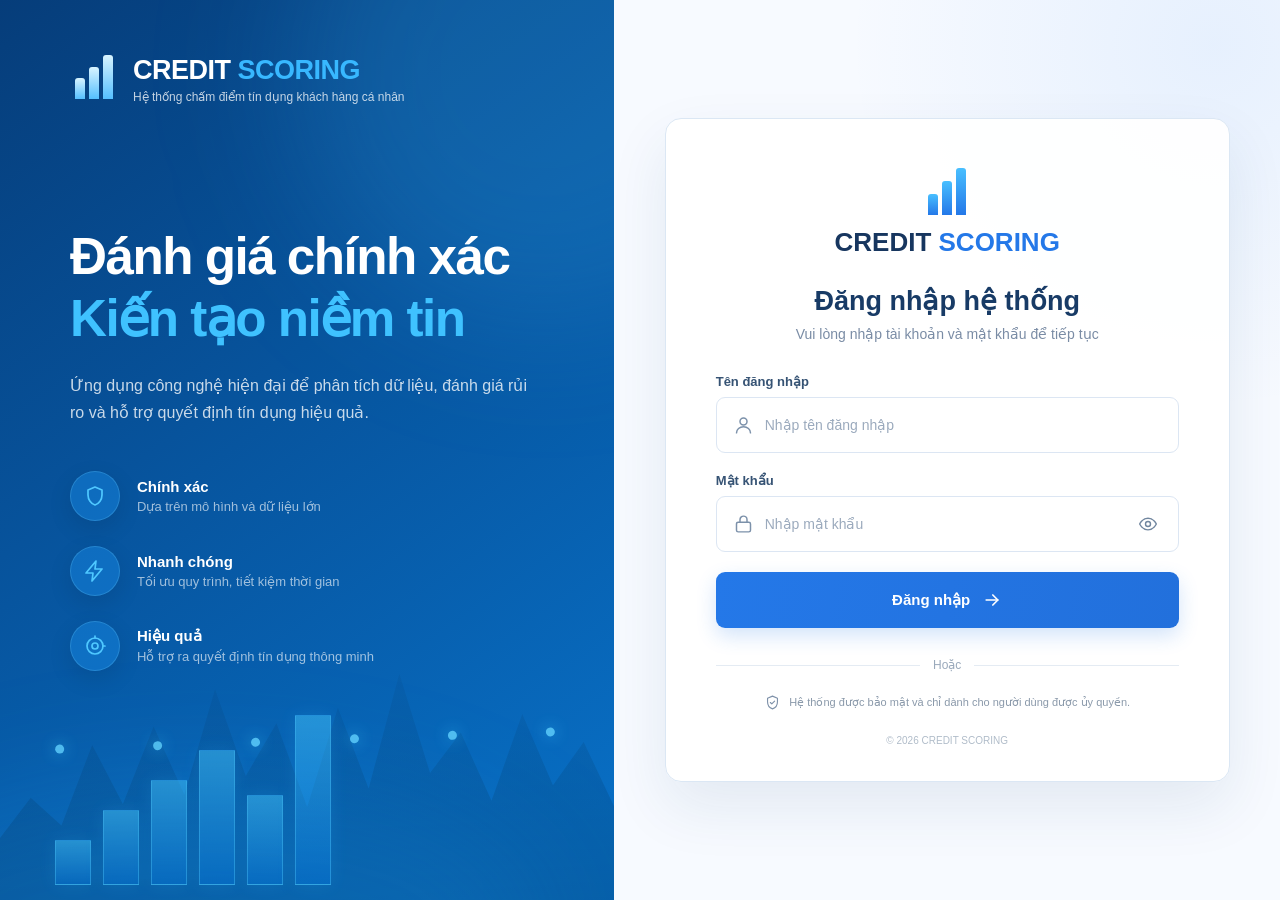
<file: FE/credit-scoring-fe/index.html>
<!DOCTYPE html>
<html lang="vi">
<head>
  <meta charset="UTF-8">
  <meta name="viewport" content="width=device-width, initial-scale=1.0">
  <title>Quản lý hồ sơ chấm điểm</title>

  
  <link rel="stylesheet" href="css/common.css">
  <link rel="stylesheet" href="css/layout.css">
  <link rel="stylesheet" href="css/dashboard.css">
  <link rel="stylesheet" href="css/questions.css">
  <link rel="stylesheet" href="css/model.css">
  <link rel="stylesheet" href="css/user.css">
  <link rel="stylesheet" href="css/create-dossier.css">
  <link rel="stylesheet" href="css/new-dossier.css">
  <link rel="stylesheet" href="css/inprogress-dossier.css">
  <link rel="stylesheet" href="css/detail-dossier.css">
  <link rel="stylesheet" href="css/closed-dossier.css">
  <link rel="stylesheet" href="css/approved-dossier.css">
  <link rel="stylesheet" href="css/reject-dossier.css">
  
</head>
<body>
<div id="app"></div>
<script src="js/common.js"></script>
<script>
    checkAuthentication();
</script>

<script src="js/api.js"></script>
<script src="js/dashboard.js"></script>
<script src="js/app.js"></script>
<script src="js/questions.js"></script>
<script src="js/model.js"></script>
<script src="js/user.js"></script>
<script src="js/create-dossier.js"></script>
<script src="js/new-dossier.js"></script>
<script src="js/inprogress-dossier.js"></script>
<script src="js/detail-dossier.js"></script>
<script src="js/closed-dossier.js"></script>
<script src="js/approved-dossier.js"></script>
<script src="js/reject-dossier.js"></script>
</body>
</html>
</file>
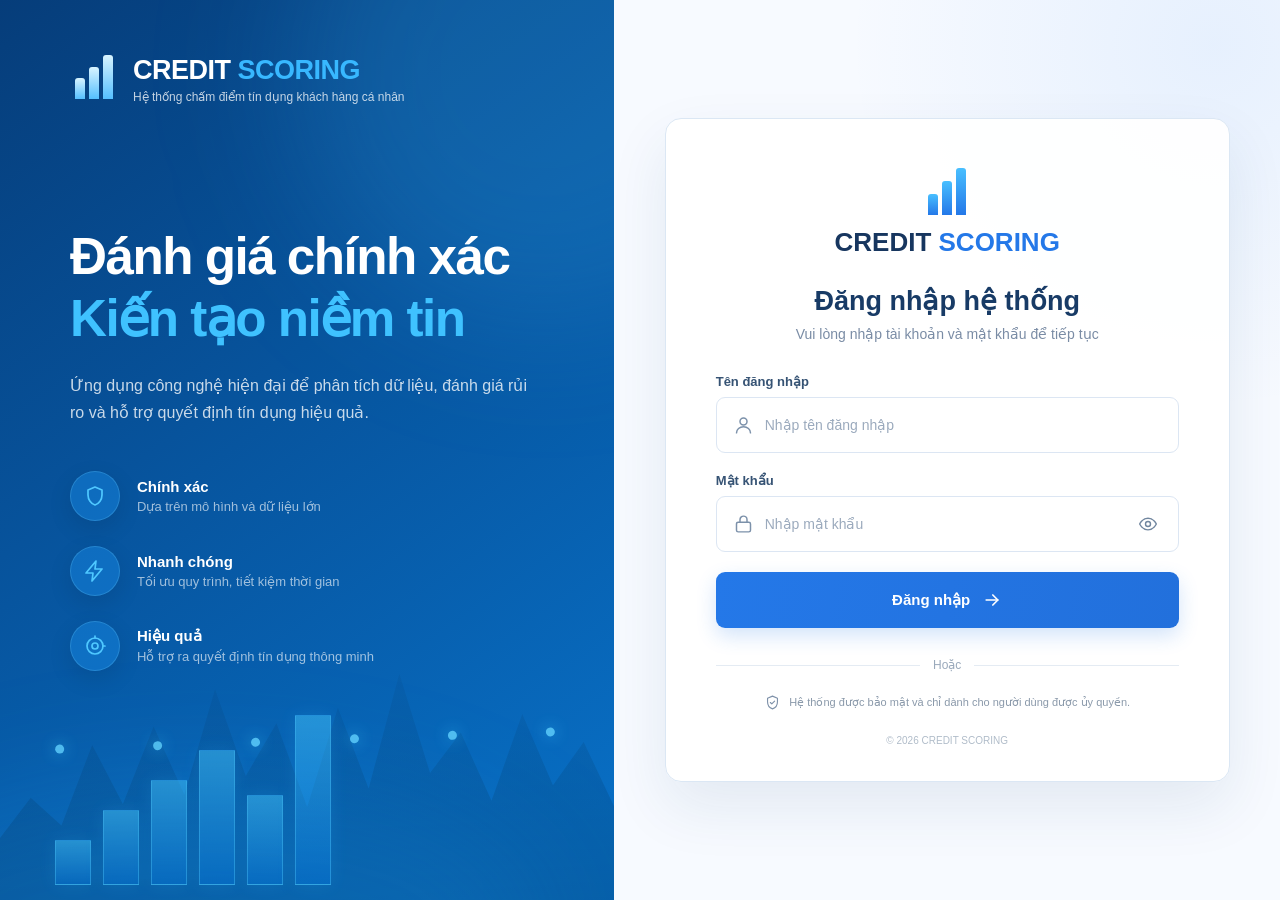
<file: FE/credit-scoring-fe/login.html>
<!DOCTYPE html>
<html lang="vi">
<head>
    <meta charset="UTF-8">
    <meta name="viewport" content="width=device-width, initial-scale=1.0">

    <title>Đăng nhập | CREDIT SCORING</title>

    <link rel="stylesheet" href="css/login.css">
</head>

<body>

<div class="login-page">

    <!-- ================= LEFT PANEL ================= -->
    <section class="login-intro">

        <div class="intro-content">

            <!-- Logo -->
            <div class="brand">
                <div class="brand-icon">
                    <span class="bar bar-1"></span>
                    <span class="bar bar-2"></span>
                    <span class="bar bar-3"></span>
                </div>

                <div class="brand-text">
                    <div class="brand-name">
                        CREDIT <span>SCORING</span>
                    </div>

                    <div class="brand-subtitle">
                        Hệ thống chấm điểm tín dụng khách hàng cá nhân
                    </div>
                </div>
            </div>


            <!-- Intro -->
            <div class="intro-main">

                <h1>
                    Đánh giá chính xác
                    <span>Kiến tạo niềm tin</span>
                </h1>

                <p class="intro-description">
                    Ứng dụng công nghệ hiện đại để phân tích dữ liệu,
                    đánh giá rủi ro và hỗ trợ quyết định tín dụng hiệu quả.
                </p>


                <!-- Features -->
                <div class="features">

                    <div class="feature-item">

                        <div class="feature-icon">
                            <svg viewBox="0 0 24 24">
                                <path d="M12 3L5 6v5c0 4.55 2.98 8.74 7 10
                                         4.02-1.26 7-5.45 7-10V6l-7-3z"/>
                            </svg>
                        </div>

                        <div>
                            <h3>Chính xác</h3>
                            <p>Dựa trên mô hình và dữ liệu lớn</p>
                        </div>

                    </div>


                    <div class="feature-item">

                        <div class="feature-icon">
                            <svg viewBox="0 0 24 24">
                                <path d="M13 2L3 14h7l-1 8 10-12h-7z"/>
                            </svg>
                        </div>

                        <div>
                            <h3>Nhanh chóng</h3>
                            <p>Tối ưu quy trình, tiết kiệm thời gian</p>
                        </div>

                    </div>


                    <div class="feature-item">

                        <div class="feature-icon">
                            <svg viewBox="0 0 24 24">
                                <circle cx="12" cy="12" r="8"/>
                                <circle cx="12" cy="12" r="3"/>
                                <path d="M12 4V2"/>
                                <path d="M20 12h2"/>
                            </svg>
                        </div>

                        <div>
                            <h3>Hiệu quả</h3>
                            <p>Hỗ trợ ra quyết định tín dụng thông minh</p>
                        </div>

                    </div>

                </div>

            </div>

        </div>


        <!-- Background graphic -->
        <div class="city-background"></div>

        <div class="data-graphic">

            <div class="chart-line">
                <span></span>
                <span></span>
                <span></span>
                <span></span>
                <span></span>
                <span></span>
            </div>

            <div class="chart-bars">
                <div style="height: 45px;"></div>
                <div style="height: 75px;"></div>
                <div style="height: 105px;"></div>
                <div style="height: 135px;"></div>
                <div style="height: 90px;"></div>
                <div style="height: 170px;"></div>
            </div>

        </div>

    </section>


    <!-- ================= RIGHT PANEL ================= -->
    <section class="login-section">

        <div class="login-card">

            <!-- Card logo -->
            <div class="card-logo">

                <div class="card-logo-icon">
                    <span></span>
                    <span></span>
                    <span></span>
                </div>

                <div class="card-logo-text">
                    CREDIT <strong>SCORING</strong>
                </div>

            </div>


            <h2>Đăng nhập hệ thống</h2>

            <p class="login-description">
                Vui lòng nhập tài khoản và mật khẩu để tiếp tục
            </p>


            <!-- Error -->
            <div id="loginError" class="login-error" style="display: none;"> <span class="error-icon">!</span> <span id="loginErrorMessage"></span> </div>


            <!-- Login form -->
            <form id="loginForm">

                <!-- Username -->
                <div class="form-group">

                    <label for="userName">
                        Tên đăng nhập
                    </label>

                    <div class="input-wrapper">

                        <svg class="input-icon" viewBox="0 0 24 24">
                            <circle cx="12" cy="8" r="4"/>
                            <path d="M4 21c0-4 3.5-7 8-7s8 3 8 7"/>
                        </svg>

                        <input
                            id="userName"
                            name="userName"
                            type="text"
                            placeholder="Nhập tên đăng nhập"
                            autocomplete="username"
                            required
                        >

                    </div>

                </div>


                <!-- Password -->
                <div class="form-group">

                    <label for="password">
                        Mật khẩu
                    </label>

                    <div class="input-wrapper">

                        <svg class="input-icon" viewBox="0 0 24 24">
                            <rect x="4" y="10" width="16" height="11" rx="2"/>
                            <path d="M8 10V7a4 4 0 0 1 8 0v3"/>
                        </svg>

                        <input
                            id="password"
                            name="password"
                            type="password"
                            placeholder="Nhập mật khẩu"
                            autocomplete="current-password"
                            required
                        >

                        <button
                            type="button"
                            id="togglePassword"
                            class="toggle-password"
                            aria-label="Hiển thị mật khẩu"
                        >
                            <svg id="eyeIcon" viewBox="0 0 24 24">
                                <path d="M2 12s3.5-7 10-7 10 7 10 7-3.5 7-10 7S2 12 2 12z"/>
                                <circle cx="12" cy="12" r="3"/>
                            </svg>
                        </button>

                    </div>

                </div>


                <!-- Submit -->
                <button
                    type="submit"
                    id="loginButton"
                    class="login-button"
                >

                    <span id="loginButtonText">
                        Đăng nhập
                    </span>

                    <svg
                        id="loginArrow"
                        viewBox="0 0 24 24"
                    >
                        <path d="M5 12h14"/>
                        <path d="M13 6l6 6-6 6"/>
                    </svg>

                    <span
                        id="loginSpinner"
                        class="spinner"
                    ></span>

                </button>

            </form>


            <!-- Divider -->
            <div class="divider">
                <span></span>
                <p>Hoặc</p>
                <span></span>
            </div>


            <!-- Security message -->
            <div class="security-message">

                <svg viewBox="0 0 24 24">
                    <path d="M12 3L5 6v5c0 4.55 2.98 8.74 7 10
                             4.02-1.26 7-5.45 7-10V6l-7-3z"/>
                    <path d="M9 12l2 2 4-4"/>
                </svg>

                <span>
                    Hệ thống được bảo mật và chỉ dành cho
                    người dùng được ủy quyền.
                </span>

            </div>

            <div class="copyright">
                © 2026 CREDIT SCORING
            </div>

        </div>

    </section>

</div>


<script src="js/login.js"></script>
<script>
    checkLoginAuthentication();
</script>
</body>
</html>
</file>
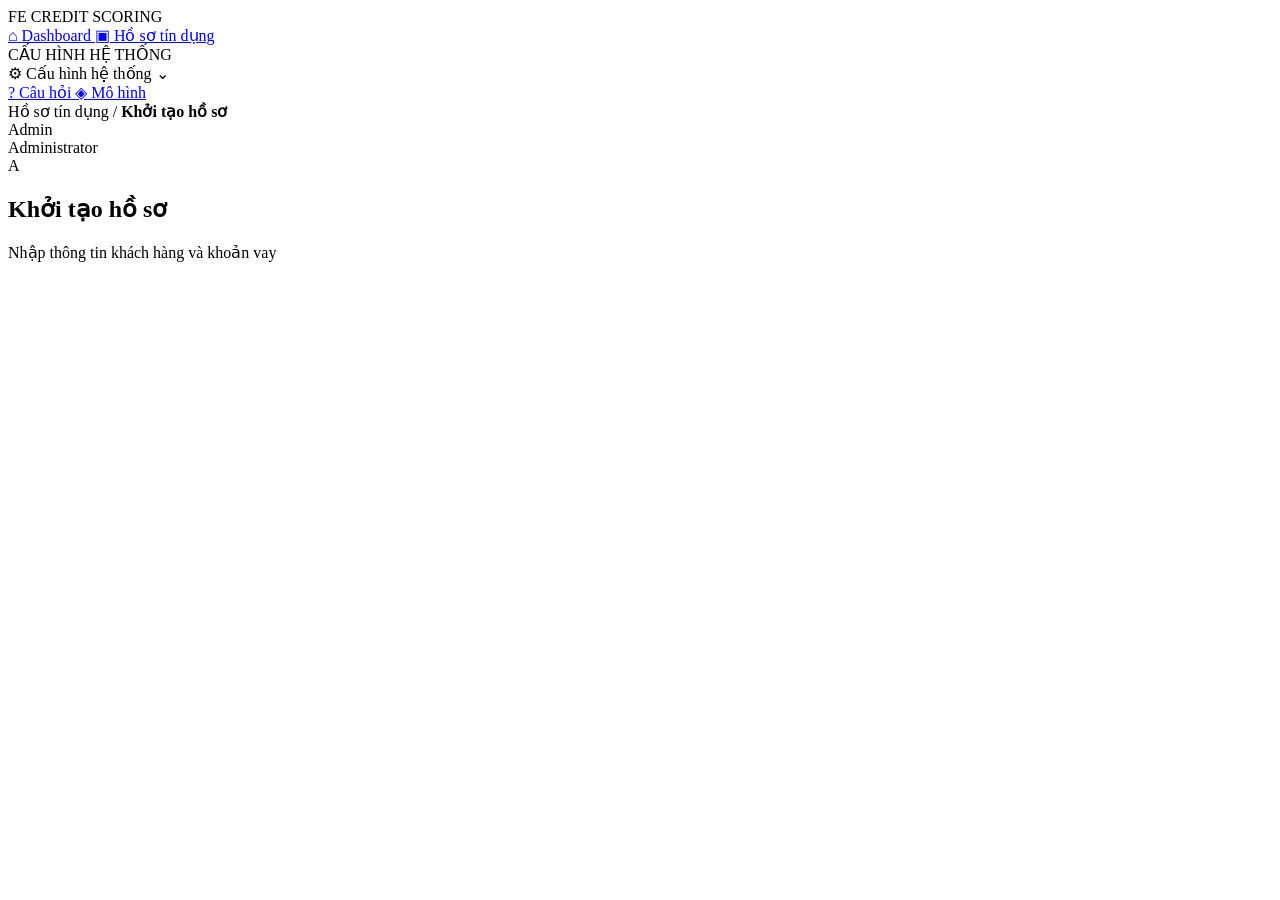
<file: FE/credit-scoring-fe/pages/approved-dossier.html>
<!DOCTYPE html>
<html lang="vi">

<head>
    <meta charset="UTF-8">
    <meta name="viewport" content="width=device-width, initial-scale=1.0">

    <title>FE Credit Scoring - Khởi tạo hồ sơ</title>

    <link rel="stylesheet" href="../css/approved-dossier.css">
</head>

<body>

<!-- =========================================================
     SIDEBAR
     ========================================================= -->

<aside class="sidebar">

    <div class="brand">
        FE CREDIT SCORING
    </div>

    <nav class="sidebar-nav">

        <!-- Dashboard -->
        <a href="#" class="nav-item">
            <span class="nav-icon">⌂</span>
            <span class="nav-text">Dashboard</span>
        </a>

        <!-- Hồ sơ tín dụng -->
        <a href="#" class="nav-item active">
            <span class="nav-icon">▣</span>
            <span class="nav-text">Hồ sơ tín dụng</span>
        </a>

        <!-- Cấu hình -->
        <div class="nav-section">
            CẤU HÌNH HỆ THỐNG
        </div>

        <!-- Cấu hình hệ thống -->
        <div class="nav-item config-parent">
            <span class="nav-icon">⚙</span>
            <span class="nav-text">Cấu hình hệ thống</span>
            <span class="nav-arrow">⌄</span>
        </div>

        <!-- Sub menu -->
        <div class="nav-submenu">

            <a href="questions.html"
               class="nav-item submenu-item">
                <span class="nav-icon">?</span>
                <span class="nav-text">Câu hỏi</span>
            </a>

            <a href="#"
               class="nav-item submenu-item">
                <span class="nav-icon">◈</span>
                <span class="nav-text">Mô hình</span>
            </a>

        </div>

    </nav>

</aside>


<!-- =========================================================
     MAIN
     ========================================================= -->

<main class="main">

    <!-- =====================================================
         TOPBAR
         ===================================================== -->

    <header class="topbar">

        <div class="topbar-left">

            <div class="breadcrumb">
                Hồ sơ tín dụng
                <span>/</span>
                <strong>Khởi tạo hồ sơ</strong>
            </div>

        </div>

        <div class="topbar-right">

            <div class="user">

                <div class="user-info">

                    <div class="user-name">
                        Admin
                    </div>

                    <div class="user-role">
                        Administrator
                    </div>

                </div>

                <div class="avatar">
                    A
                </div>

            </div>

        </div>

    </header>


    <!-- =====================================================
         CONTENT
         ===================================================== -->

    <section class="content">

        <div class="page-title">

            <div>

                <h1>
                    Khởi tạo hồ sơ
                </h1>

                <p>
                    Nhập thông tin khách hàng và khoản vay
                </p>

            </div>

        </div>


        <!-- =================================================
             PAGE CONTENT
             ================================================= -->

        <div id="page-content">

        </div>

    </section>

</main>

<script src="../js/api.js"></script>
<script src="../js/approved-dossier.js"></script>

</body>

</html>
</file>
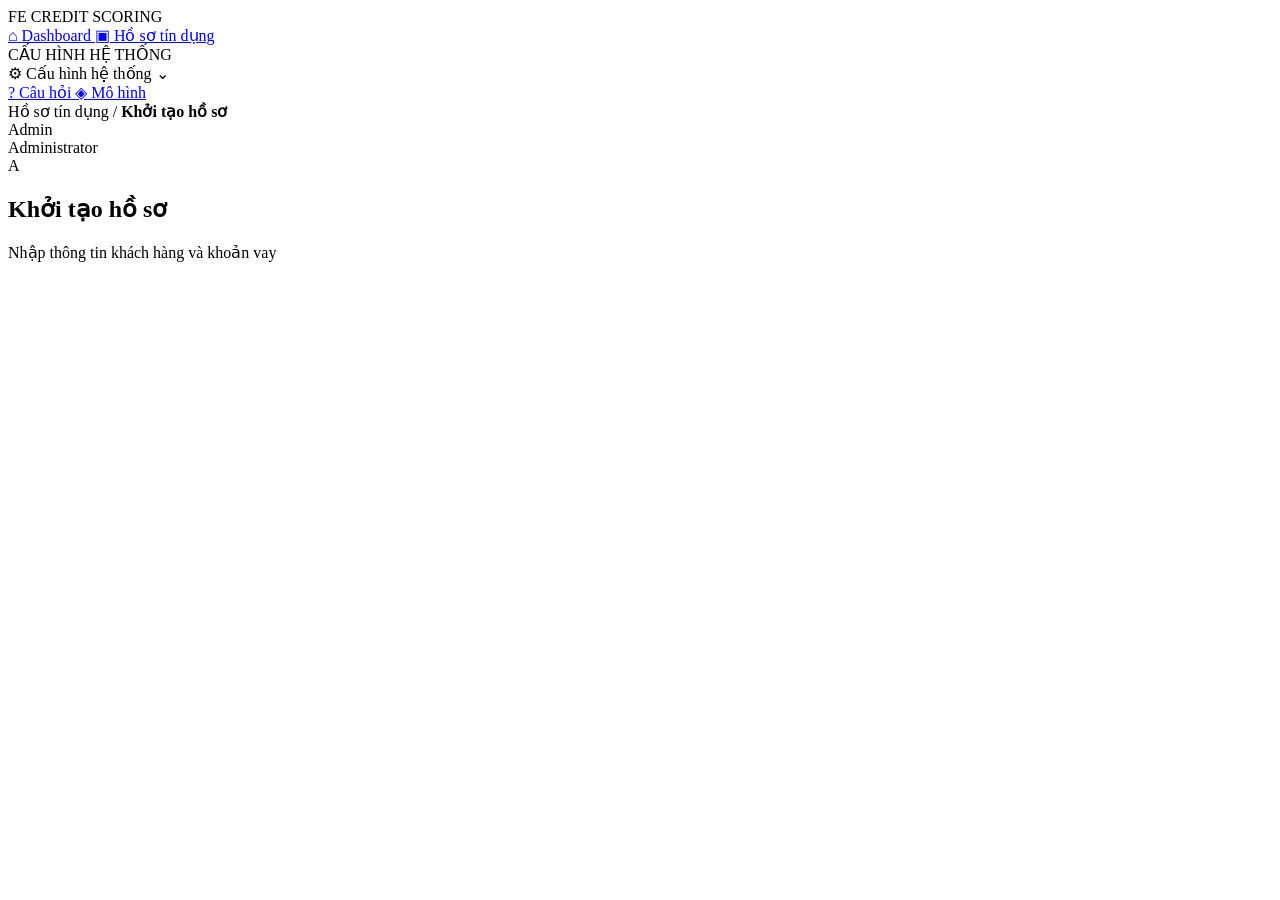
<file: FE/credit-scoring-fe/pages/closed-dossier.html>
<!DOCTYPE html>
<html lang="vi">

<head>
    <meta charset="UTF-8">
    <meta name="viewport" content="width=device-width, initial-scale=1.0">

    <title>FE Credit Scoring - Khởi tạo hồ sơ</title>

    <link rel="stylesheet" href="../css/closed-dossier.css">
</head>

<body>

<!-- =========================================================
     SIDEBAR
     ========================================================= -->

<aside class="sidebar">

    <div class="brand">
        FE CREDIT SCORING
    </div>

    <nav class="sidebar-nav">

        <!-- Dashboard -->
        <a href="#" class="nav-item">
            <span class="nav-icon">⌂</span>
            <span class="nav-text">Dashboard</span>
        </a>

        <!-- Hồ sơ tín dụng -->
        <a href="#" class="nav-item active">
            <span class="nav-icon">▣</span>
            <span class="nav-text">Hồ sơ tín dụng</span>
        </a>

        <!-- Cấu hình -->
        <div class="nav-section">
            CẤU HÌNH HỆ THỐNG
        </div>

        <!-- Cấu hình hệ thống -->
        <div class="nav-item config-parent">
            <span class="nav-icon">⚙</span>
            <span class="nav-text">Cấu hình hệ thống</span>
            <span class="nav-arrow">⌄</span>
        </div>

        <!-- Sub menu -->
        <div class="nav-submenu">

            <a href="questions.html"
               class="nav-item submenu-item">
                <span class="nav-icon">?</span>
                <span class="nav-text">Câu hỏi</span>
            </a>

            <a href="#"
               class="nav-item submenu-item">
                <span class="nav-icon">◈</span>
                <span class="nav-text">Mô hình</span>
            </a>

        </div>

    </nav>

</aside>


<!-- =========================================================
     MAIN
     ========================================================= -->

<main class="main">

    <!-- =====================================================
         TOPBAR
         ===================================================== -->

    <header class="topbar">

        <div class="topbar-left">

            <div class="breadcrumb">
                Hồ sơ tín dụng
                <span>/</span>
                <strong>Khởi tạo hồ sơ</strong>
            </div>

        </div>

        <div class="topbar-right">

            <div class="user">

                <div class="user-info">

                    <div class="user-name">
                        Admin
                    </div>

                    <div class="user-role">
                        Administrator
                    </div>

                </div>

                <div class="avatar">
                    A
                </div>

            </div>

        </div>

    </header>


    <!-- =====================================================
         CONTENT
         ===================================================== -->

    <section class="content">

        <div class="page-title">

            <div>

                <h1>
                    Khởi tạo hồ sơ
                </h1>

                <p>
                    Nhập thông tin khách hàng và khoản vay
                </p>

            </div>

        </div>


        <!-- =================================================
             PAGE CONTENT
             ================================================= -->

        <div id="page-content">

        </div>

    </section>

</main>

<script src="../js/api.js"></script>
<script src="../js/closed-dossier.js"></script>

</body>

</html>
</file>
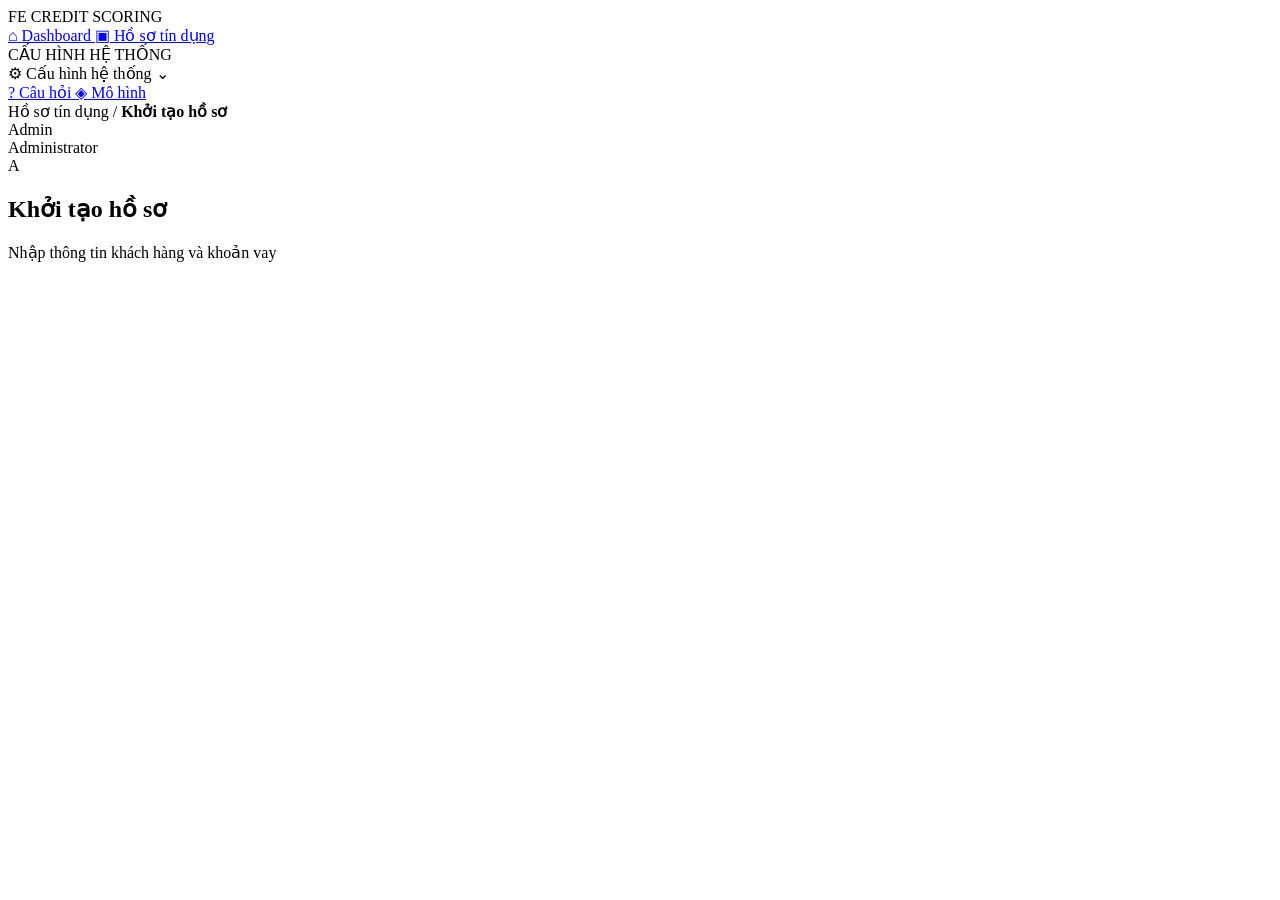
<file: FE/credit-scoring-fe/pages/create-dossier.html>
<!DOCTYPE html>
<html lang="vi">

<head>
    <meta charset="UTF-8">
    <meta name="viewport" content="width=device-width, initial-scale=1.0">

    <title>FE Credit Scoring - Khởi tạo hồ sơ</title>

    <link rel="stylesheet" href="../css/create-dossier.css">
</head>

<body>

<!-- =========================================================
     SIDEBAR
     ========================================================= -->

<aside class="sidebar">

    <div class="brand">
        FE CREDIT SCORING
    </div>

    <nav class="sidebar-nav">

        <!-- Dashboard -->
        <a href="#" class="nav-item">
            <span class="nav-icon">⌂</span>
            <span class="nav-text">Dashboard</span>
        </a>

        <!-- Hồ sơ tín dụng -->
        <a href="#" class="nav-item active">
            <span class="nav-icon">▣</span>
            <span class="nav-text">Hồ sơ tín dụng</span>
        </a>

        <!-- Cấu hình -->
        <div class="nav-section">
            CẤU HÌNH HỆ THỐNG
        </div>

        <!-- Cấu hình hệ thống -->
        <div class="nav-item config-parent">
            <span class="nav-icon">⚙</span>
            <span class="nav-text">Cấu hình hệ thống</span>
            <span class="nav-arrow">⌄</span>
        </div>

        <!-- Sub menu -->
        <div class="nav-submenu">

            <a href="questions.html"
               class="nav-item submenu-item">
                <span class="nav-icon">?</span>
                <span class="nav-text">Câu hỏi</span>
            </a>

            <a href="#"
               class="nav-item submenu-item">
                <span class="nav-icon">◈</span>
                <span class="nav-text">Mô hình</span>
            </a>

        </div>

    </nav>

</aside>


<!-- =========================================================
     MAIN
     ========================================================= -->

<main class="main">

    <!-- =====================================================
         TOPBAR
         ===================================================== -->

    <header class="topbar">

        <div class="topbar-left">

            <div class="breadcrumb">
                Hồ sơ tín dụng
                <span>/</span>
                <strong>Khởi tạo hồ sơ</strong>
            </div>

        </div>

        <div class="topbar-right">

            <div class="user">

                <div class="user-info">

                    <div class="user-name">
                        Admin
                    </div>

                    <div class="user-role">
                        Administrator
                    </div>

                </div>

                <div class="avatar">
                    A
                </div>

            </div>

        </div>

    </header>


    <!-- =====================================================
         CONTENT
         ===================================================== -->

    <section class="content">

        <div class="page-title">

            <div>

                <h1>
                    Khởi tạo hồ sơ
                </h1>

                <p>
                    Nhập thông tin khách hàng và khoản vay
                </p>

            </div>

        </div>


        <!-- =================================================
             PAGE CONTENT
             ================================================= -->

        <div id="page-content">

        </div>

    </section>

</main>

<script src="../js/api.js"></script>
<script src="../js/create-dossier.js"></script>

</body>

</html>
</file>
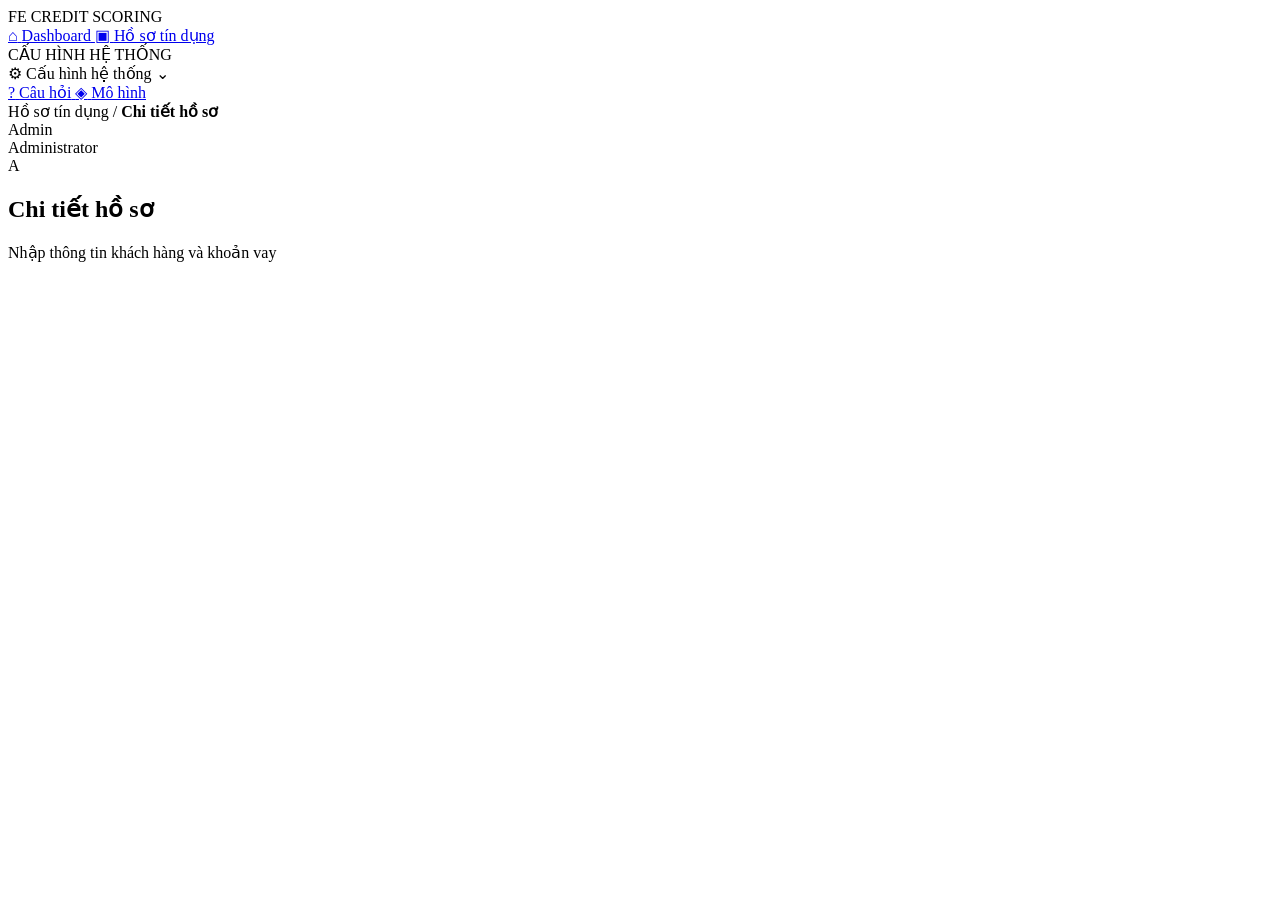
<file: FE/credit-scoring-fe/pages/detail-dossier.html>
<!DOCTYPE html>
<html lang="vi">

<head>
    <meta charset="UTF-8">
    <meta name="viewport" content="width=device-width, initial-scale=1.0">

    <title>FE Credit Scoring - Chi tiết hồ sơ</title>

    <link rel="stylesheet" href="../css/detail-dossier.css">
</head>

<body>

<!-- =========================================================
     SIDEBAR
     ========================================================= -->

<aside class="sidebar">

    <div class="brand">
        FE CREDIT SCORING
    </div>

    <nav class="sidebar-nav">

        <!-- Dashboard -->
        <a href="#" class="nav-item">
            <span class="nav-icon">⌂</span>
            <span class="nav-text">Dashboard</span>
        </a>

        <!-- Hồ sơ tín dụng -->
        <a href="#" class="nav-item active">
            <span class="nav-icon">▣</span>
            <span class="nav-text">Hồ sơ tín dụng</span>
        </a>

        <!-- Cấu hình -->
        <div class="nav-section">
            CẤU HÌNH HỆ THỐNG
        </div>

        <!-- Cấu hình hệ thống -->
        <div class="nav-item config-parent">
            <span class="nav-icon">⚙</span>
            <span class="nav-text">Cấu hình hệ thống</span>
            <span class="nav-arrow">⌄</span>
        </div>

        <!-- Sub menu -->
        <div class="nav-submenu">

            <a href="questions.html"
               class="nav-item submenu-item">
                <span class="nav-icon">?</span>
                <span class="nav-text">Câu hỏi</span>
            </a>

            <a href="#"
               class="nav-item submenu-item">
                <span class="nav-icon">◈</span>
                <span class="nav-text">Mô hình</span>
            </a>

        </div>

    </nav>

</aside>


<!-- =========================================================
     MAIN
     ========================================================= -->

<main class="main">

    <!-- =====================================================
         TOPBAR
         ===================================================== -->

    <header class="topbar">

        <div class="topbar-left">

            <div class="breadcrumb">
                Hồ sơ tín dụng
                <span>/</span>
                <strong>Chi tiết hồ sơ</strong>
            </div>

        </div>

        <div class="topbar-right">

            <div class="user">

                <div class="user-info">

                    <div class="user-name">
                        Admin
                    </div>

                    <div class="user-role">
                        Administrator
                    </div>

                </div>

                <div class="avatar">
                    A
                </div>

            </div>

        </div>

    </header>


    <!-- =====================================================
         CONTENT
         ===================================================== -->

    <section class="content">

        <div class="page-title">

            <div>

                <h1>
                    Chi tiết hồ sơ
                </h1>

                <p>
                    Nhập thông tin khách hàng và khoản vay
                </p>

            </div>

        </div>


        <!-- =================================================
             PAGE CONTENT
             ================================================= -->

        <div id="page-content">

        </div>

    </section>

</main>

<script src="../js/api.js"></script>
<script src="../js/detail-dossier.js"></script>

</body>

</html>
</file>
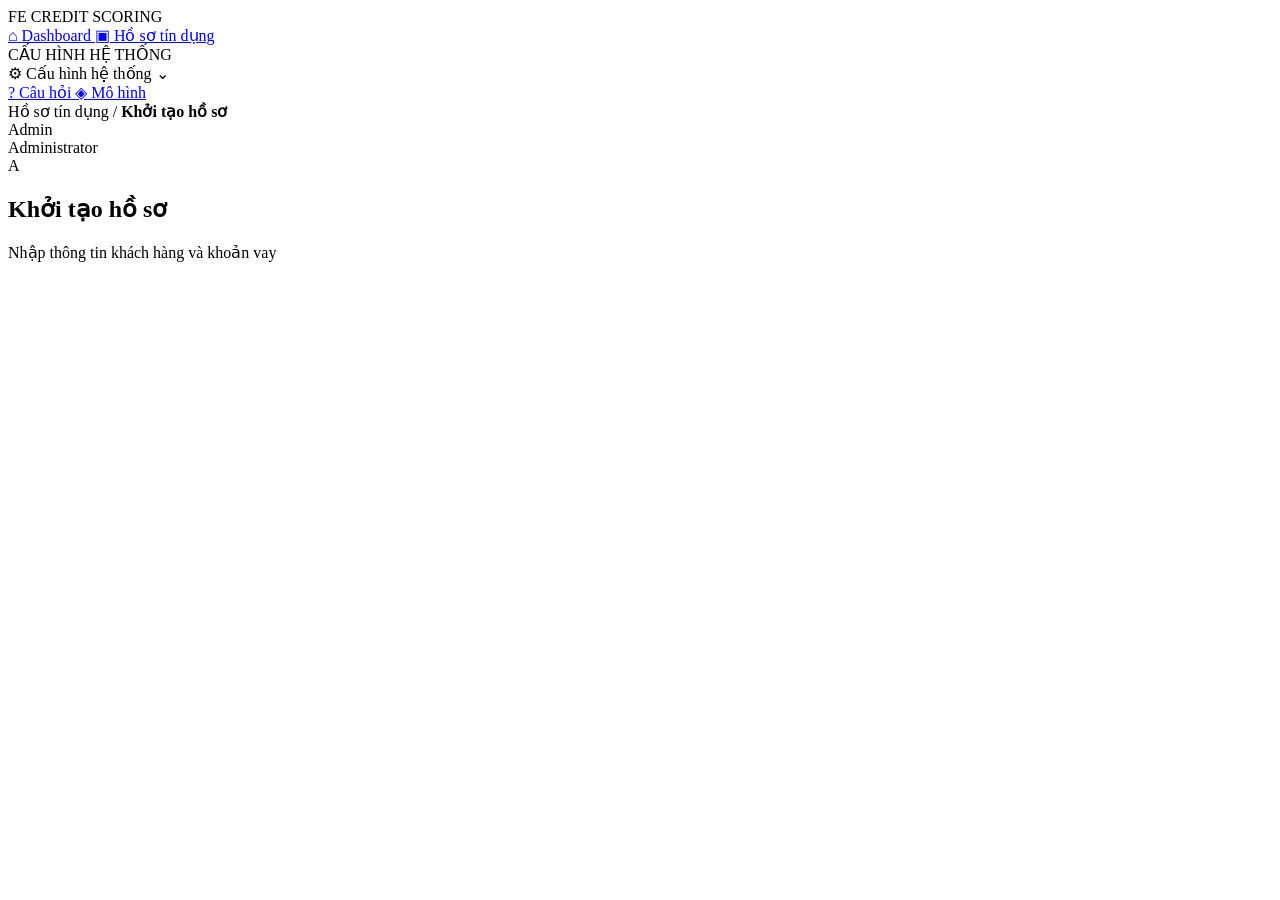
<file: FE/credit-scoring-fe/pages/inprogress-dossier.html>
<!DOCTYPE html>
<html lang="vi">

<head>
    <meta charset="UTF-8">
    <meta name="viewport" content="width=device-width, initial-scale=1.0">

    <title>FE Credit Scoring - Khởi tạo hồ sơ</title>

    <link rel="stylesheet" href="../css/inprogress-dossier.css">
</head>

<body>

<!-- =========================================================
     SIDEBAR
     ========================================================= -->

<aside class="sidebar">

    <div class="brand">
        FE CREDIT SCORING
    </div>

    <nav class="sidebar-nav">

        <!-- Dashboard -->
        <a href="#" class="nav-item">
            <span class="nav-icon">⌂</span>
            <span class="nav-text">Dashboard</span>
        </a>

        <!-- Hồ sơ tín dụng -->
        <a href="#" class="nav-item active">
            <span class="nav-icon">▣</span>
            <span class="nav-text">Hồ sơ tín dụng</span>
        </a>

        <!-- Cấu hình -->
        <div class="nav-section">
            CẤU HÌNH HỆ THỐNG
        </div>

        <!-- Cấu hình hệ thống -->
        <div class="nav-item config-parent">
            <span class="nav-icon">⚙</span>
            <span class="nav-text">Cấu hình hệ thống</span>
            <span class="nav-arrow">⌄</span>
        </div>

        <!-- Sub menu -->
        <div class="nav-submenu">

            <a href="questions.html"
               class="nav-item submenu-item">
                <span class="nav-icon">?</span>
                <span class="nav-text">Câu hỏi</span>
            </a>

            <a href="#"
               class="nav-item submenu-item">
                <span class="nav-icon">◈</span>
                <span class="nav-text">Mô hình</span>
            </a>

        </div>

    </nav>

</aside>


<!-- =========================================================
     MAIN
     ========================================================= -->

<main class="main">

    <!-- =====================================================
         TOPBAR
         ===================================================== -->

    <header class="topbar">

        <div class="topbar-left">

            <div class="breadcrumb">
                Hồ sơ tín dụng
                <span>/</span>
                <strong>Khởi tạo hồ sơ</strong>
            </div>

        </div>

        <div class="topbar-right">

            <div class="user">

                <div class="user-info">

                    <div class="user-name">
                        Admin
                    </div>

                    <div class="user-role">
                        Administrator
                    </div>

                </div>

                <div class="avatar">
                    A
                </div>

            </div>

        </div>

    </header>


    <!-- =====================================================
         CONTENT
         ===================================================== -->

    <section class="content">

        <div class="page-title">

            <div>

                <h1>
                    Khởi tạo hồ sơ
                </h1>

                <p>
                    Nhập thông tin khách hàng và khoản vay
                </p>

            </div>

        </div>


        <!-- =================================================
             PAGE CONTENT
             ================================================= -->

        <div id="page-content">

        </div>

    </section>

</main>

<script src="../js/api.js"></script>
<script src="../js/inprogress-dossier.js"></script>

</body>

</html>
</file>
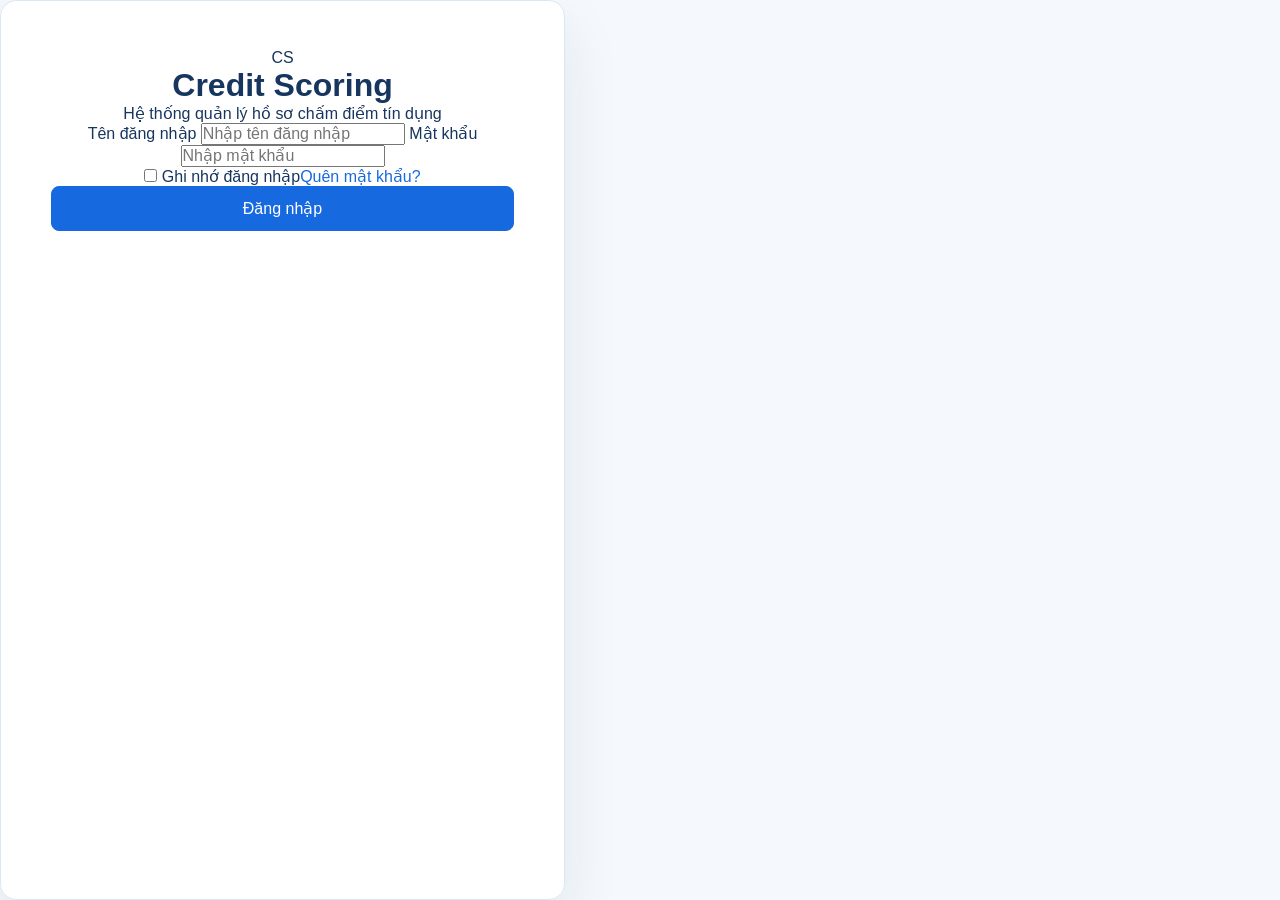
<file: FE/credit-scoring-fe/pages/login.html>
<!DOCTYPE html>
<html lang="vi">
<head>
<meta charset="UTF-8"><meta name="viewport" content="width=device-width,initial-scale=1.0">
<title>Đăng nhập - Credit Scoring</title>
<link rel="stylesheet" href="../css/common.css"><link rel="stylesheet" href="../css/login.css">
</head>
<body class="login-page">
<div class="login-card">
  <div class="brand-mark">CS</div>
  <h1>Credit Scoring</h1>
  <p>Hệ thống quản lý hồ sơ chấm điểm tín dụng</p>
  <form id="loginForm">
    <label>Tên đăng nhập</label>
    <input id="username" required placeholder="Nhập tên đăng nhập">
    <label>Mật khẩu</label>
    <input id="password" type="password" required placeholder="Nhập mật khẩu">
    <div class="login-row"><label class="check"><input type="checkbox"> Ghi nhớ đăng nhập</label><a href="#">Quên mật khẩu?</a></div>
    <button class="btn primary full" type="submit">Đăng nhập</button>
  </form>
</div>
<script src="../js/auth.js"></script>
</body>
</html>
</file>
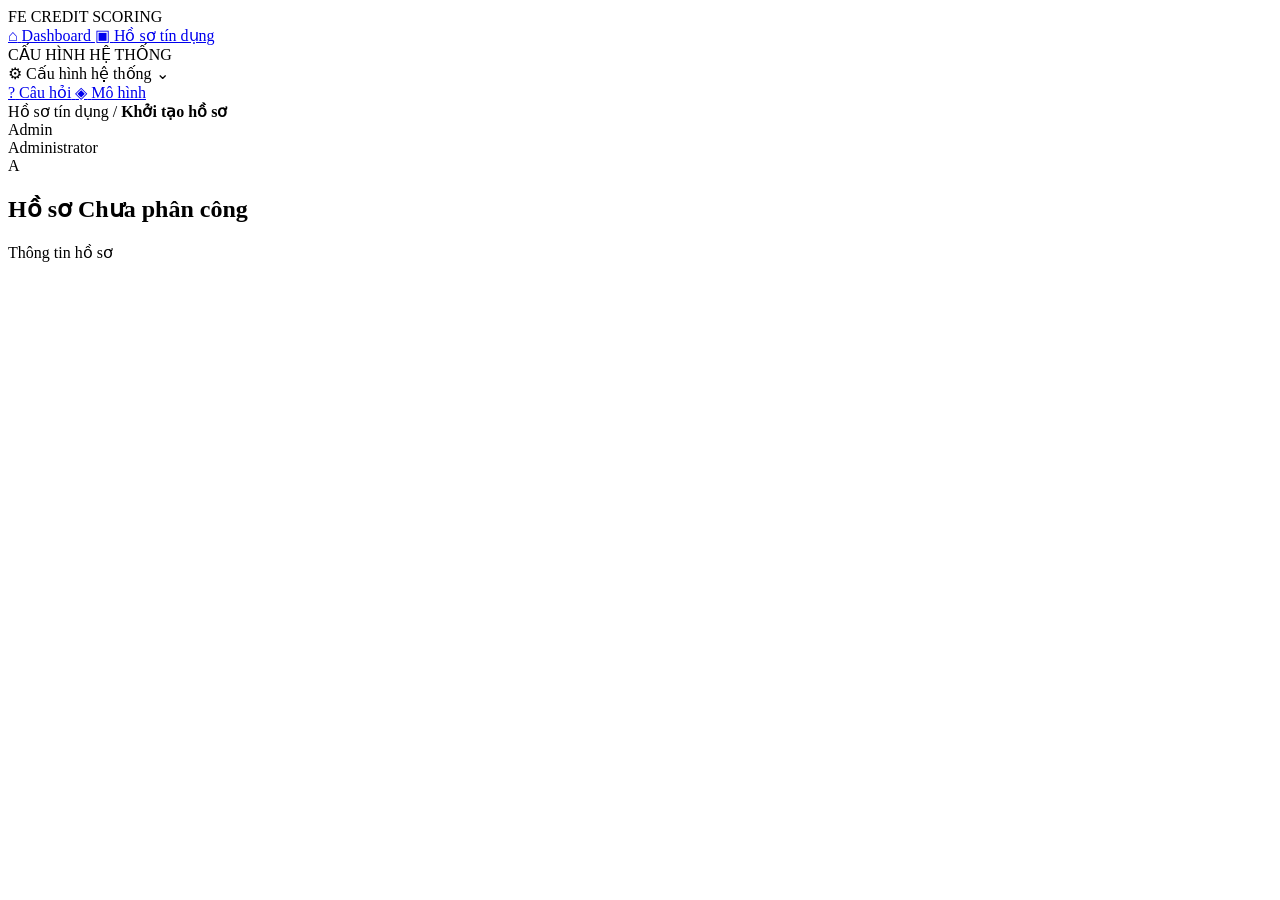
<file: FE/credit-scoring-fe/pages/new-dossier.html>
<!DOCTYPE html>
<html lang="vi">

<head>
    <meta charset="UTF-8">
    <meta name="viewport" content="width=device-width, initial-scale=1.0">

    <title>FE Credit Scoring - Hồ sơ chưa phân công</title>

    <link rel="stylesheet" href="../css/new-dossier.css">
</head>

<body>

<!-- =========================================================
     SIDEBAR
     ========================================================= -->

<aside class="sidebar">

    <div class="brand">
        FE CREDIT SCORING
    </div>

    <nav class="sidebar-nav">

        <!-- Dashboard -->
        <a href="#" class="nav-item">
            <span class="nav-icon">⌂</span>
            <span class="nav-text">Dashboard</span>
        </a>

        <!-- Hồ sơ tín dụng -->
        <a href="#" class="nav-item active">
            <span class="nav-icon">▣</span>
            <span class="nav-text">Hồ sơ tín dụng</span>
        </a>

        <!-- Cấu hình -->
        <div class="nav-section">
            CẤU HÌNH HỆ THỐNG
        </div>

        <!-- Cấu hình hệ thống -->
        <div class="nav-item config-parent">
            <span class="nav-icon">⚙</span>
            <span class="nav-text">Cấu hình hệ thống</span>
            <span class="nav-arrow">⌄</span>
        </div>

        <!-- Sub menu -->
        <div class="nav-submenu">

            <a href="questions.html"
               class="nav-item submenu-item">
                <span class="nav-icon">?</span>
                <span class="nav-text">Câu hỏi</span>
            </a>

            <a href="#"
               class="nav-item submenu-item">
                <span class="nav-icon">◈</span>
                <span class="nav-text">Mô hình</span>
            </a>

        </div>

    </nav>

</aside>


<!-- =========================================================
     MAIN
     ========================================================= -->

<main class="main">

    <!-- =====================================================
         TOPBAR
         ===================================================== -->

    <header class="topbar">

        <div class="topbar-left">

            <div class="breadcrumb">
                Hồ sơ tín dụng
                <span>/</span>
                <strong>Khởi tạo hồ sơ</strong>
            </div>

        </div>

        <div class="topbar-right">

            <div class="user">

                <div class="user-info">

                    <div class="user-name">
                        Admin
                    </div>

                    <div class="user-role">
                        Administrator
                    </div>

                </div>

                <div class="avatar">
                    A
                </div>

            </div>

        </div>

    </header>


    <!-- =====================================================
         CONTENT
         ===================================================== -->

    <section class="content">

        <div class="page-title">

            <div>

                <h1>
                    Hồ sơ Chưa phân công
                </h1>

                <p>
                    Thông tin hồ sơ
                </p>

            </div>

        </div>


        <!-- =================================================
             PAGE CONTENT
             ================================================= -->

        <div id="page-content">

        </div>

    </section>

</main>

<script src="../js/api.js"></script>
<script src="../js/new-dossier.js"></script>

</body>

</html>
</file>
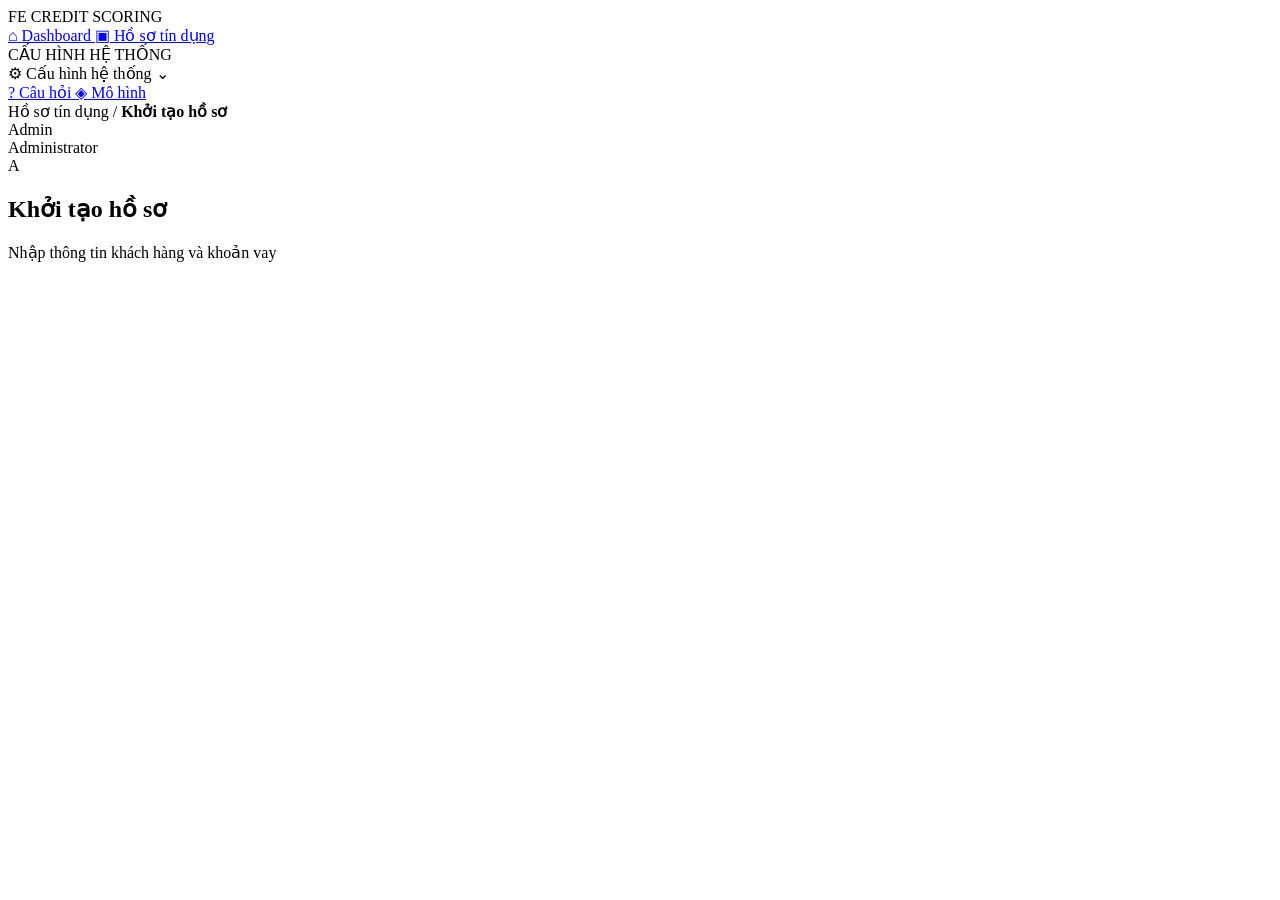
<file: FE/credit-scoring-fe/pages/reject-dossier.html>
<!DOCTYPE html>
<html lang="vi">

<head>
    <meta charset="UTF-8">
    <meta name="viewport" content="width=device-width, initial-scale=1.0">

    <title>FE Credit Scoring - Khởi tạo hồ sơ</title>

    <link rel="stylesheet" href="../css/reject-dossier.css">
</head>

<body>

<!-- =========================================================
     SIDEBAR
     ========================================================= -->

<aside class="sidebar">

    <div class="brand">
        FE CREDIT SCORING
    </div>

    <nav class="sidebar-nav">

        <!-- Dashboard -->
        <a href="#" class="nav-item">
            <span class="nav-icon">⌂</span>
            <span class="nav-text">Dashboard</span>
        </a>

        <!-- Hồ sơ tín dụng -->
        <a href="#" class="nav-item active">
            <span class="nav-icon">▣</span>
            <span class="nav-text">Hồ sơ tín dụng</span>
        </a>

        <!-- Cấu hình -->
        <div class="nav-section">
            CẤU HÌNH HỆ THỐNG
        </div>

        <!-- Cấu hình hệ thống -->
        <div class="nav-item config-parent">
            <span class="nav-icon">⚙</span>
            <span class="nav-text">Cấu hình hệ thống</span>
            <span class="nav-arrow">⌄</span>
        </div>

        <!-- Sub menu -->
        <div class="nav-submenu">

            <a href="questions.html"
               class="nav-item submenu-item">
                <span class="nav-icon">?</span>
                <span class="nav-text">Câu hỏi</span>
            </a>

            <a href="#"
               class="nav-item submenu-item">
                <span class="nav-icon">◈</span>
                <span class="nav-text">Mô hình</span>
            </a>

        </div>

    </nav>

</aside>


<!-- =========================================================
     MAIN
     ========================================================= -->

<main class="main">

    <!-- =====================================================
         TOPBAR
         ===================================================== -->

    <header class="topbar">

        <div class="topbar-left">

            <div class="breadcrumb">
                Hồ sơ tín dụng
                <span>/</span>
                <strong>Khởi tạo hồ sơ</strong>
            </div>

        </div>

        <div class="topbar-right">

            <div class="user">

                <div class="user-info">

                    <div class="user-name">
                        Admin
                    </div>

                    <div class="user-role">
                        Administrator
                    </div>

                </div>

                <div class="avatar">
                    A
                </div>

            </div>

        </div>

    </header>


    <!-- =====================================================
         CONTENT
         ===================================================== -->

    <section class="content">

        <div class="page-title">

            <div>

                <h1>
                    Khởi tạo hồ sơ
                </h1>

                <p>
                    Nhập thông tin khách hàng và khoản vay
                </p>

            </div>

        </div>


        <!-- =================================================
             PAGE CONTENT
             ================================================= -->

        <div id="page-content">

        </div>

    </section>

</main>

<script src="../js/api.js"></script>
<script src="../js/reject-dossier.js"></script>

</body>

</html>
</file>
<file: FE/credit-scoring-fe/css/common.css>
* {
    box-sizing: border-box
}

body {
    margin: 0;
    font-family: Inter, Segoe UI, Arial, sans-serif;
    color: #172b4d;
    background: #f5f8fc
}

button,
input,
select {
    font: inherit
}

a {
    color: #1769e0;
    text-decoration: none
}

.btn {
    border: 1px solid #d8e1ee;
    background: #fff;
    border-radius: 8px;
    padding: 9px 15px;
    cursor: pointer
}

.btn.primary {
    background: #1769e0;
    color: #fff;
    border-color: #1769e0
}

.btn.full {
    width: 100%;
    padding: 12px
}

.muted {
    color: #71819a
}

.badge {
    display: inline-flex;
    align-items: center;
    gap: 6px;
    border-radius: 20px;
    padding: 5px 10px;
    font-size: 12px;
    font-weight: 600
}

.badge.green {
    background: #e6f8ef;
    color: #15945b
}

.badge.orange {
    background: #fff2df;
    color: #d98300
}

.badge.blue {
    background: #e8f1ff;
    color: #1769e0
}

.badge.red {
    background: #ffe8ea;
    color: #dc4050
}

.badge.purple {
    background: #eeeaff;
    color: #6552d6
}

.card {
    background: #fff;
    border: 1px solid #e4ebf4;
    border-radius: 10px;
    box-shadow: 0 2px 8px rgba(27, 52, 84, .04)
}

table {
    width: 100%;
    border-collapse: collapse
}

th,
td {
    text-align: left;
    padding: 13px 14px;
    border-bottom: 1px solid #edf1f6;
    font-size: 13px
}

th {
    color: #60728d;
    background: #f8fafd;
    font-weight: 600
}

.empty {
    padding: 40px;
    text-align: center;
    color: #8a98aa
}

.permission-toast {
    position: fixed;
    top: 24px;
    right: 24px;
    z-index: 99999;

    display: flex;
    align-items: center;
    gap: 10px;

    min-width: 320px;
    max-width: 450px;

    padding: 14px 18px;

    background: #ffffff;
    color: #263238;

    border: 1px solid #e5e7eb;
    border-left: 4px solid #dc2626;
    border-radius: 8px;

    box-shadow:
        0 8px 24px rgba(0, 0, 0, 0.12);

    font-size: 14px;
    font-weight: 500;

    opacity: 0;
    transform: translateX(30px);

    transition:
        opacity 0.3s ease,
        transform 0.3s ease;
}

.permission-toast.show {
    opacity: 1;
    transform: translateX(0);
}

.permission-toast-icon {
    flex: 0 0 24px;

    width: 24px;
    height: 24px;

    display: flex;
    align-items: center;
    justify-content: center;

    border-radius: 50%;

    background: #dc2626;
    color: #ffffff;

    font-size: 14px;
    font-weight: 700;
}

.logout-button {
    width: 38px;
    height: 38px;
    margin-left: 14px;

    display: flex;
    align-items: center;
    justify-content: center;

    border: 1px solid #e1e7ef;
    border-radius: 9px;

    background: #fffefe;
    color: #f55c04;

    cursor: pointer;

    transition: all 0.2s ease;
}

.logout-button svg {
    width: 20px;
    height: 20px;

    fill: none;
    stroke: currentColor;
    stroke-width: 1.8;
    stroke-linecap: round;
    stroke-linejoin: round;
}

.logout-button:hover {
    color: #d64545;
    border-color: #f0b5b5;
    background: #fff5f5;
}

.logout-button:active {
    transform: scale(0.95);
}
</file>
<file: FE/credit-scoring-fe/css/layout.css>
/* =========================================================
   FE CREDIT SCORING - GLOBAL LAYOUT
   ========================================================= */

* {
    box-sizing: border-box;
}

html,
body {
    margin: 0;
    padding: 0;
    min-height: 100vh;
    font-family: Inter, "Segoe UI", Arial, sans-serif;
    background: #f5f7fb;
    color: #172b4d;
}

body {
    display: flex;
    min-height: 100vh;
}

/* =========================================================
   SIDEBAR
   ========================================================= */

   /* 1. Mặc định ẩn danh sách con, chỉ hiện khi nav-group có class 'open' */
.nav-children {
    display: none;
}

.nav-group.open .nav-children {
    display: block;
}

/* 2. Căn chỉnh hiển thị cho các menu con (Câu hỏi, Mô hình) */
.nav-child {
    display: flex;
    align-items: center;
    gap: 8px;                   /* Tạo khoảng cách giữa dấu • và chữ */
    padding: 8px 12px 8px 36px; /* Thụt lề trái 36px để lùi sâu hơn menu cha */
    color: #a0aec0;             /* Màu chữ menu con */
    cursor: pointer;
    font-size: 14px;
}

/* 3. Hiệu ứng khi rê chuột hoặc đang ở trang đó */
.nav-child:hover,
.nav-child.active {
    color: #ffffff;
    background-color: rgba(255, 255, 255, 0.08);
}

.sidebar {
    width: 250px;
    background: #102f57;
    color: #dbe8f8;
    padding: 20px 12px;
    position: fixed;
    inset: 0 auto 0 0;
    z-index: 100;
    overflow-y: auto;
}

.brand {
    font-size: 20px;
    font-weight: 800;
    padding: 8px 12px 25px;
    color: #fff;
    letter-spacing: -0.3px;
}

.nav {
    display: flex;
    flex-direction: column;
}

.nav-section {
    margin: 20px 12px 8px;
    font-size: 11px;
    font-weight: 700;
    text-transform: uppercase;
    color: #8fa9c9;
    letter-spacing: 0.7px;
}

.nav-item {
    display: flex;
    align-items: center;
    gap: 12px;
    padding: 12px 13px;
    border-radius: 8px;
    margin: 5px 0;
    color: #dce8f7;
    cursor: pointer;
    text-decoration: none;
    transition:
        background-color 0.15s ease,
        color 0.15s ease;
}

.nav-item.active,
.nav-item:hover {
    background: #1769e0;
    color: #fff;
}

.nav-item.active {
    font-weight: 600;
}

.nav-icon {
    width: 24px;
    min-width: 24px;
    text-align: center;
    font-size: 17px;
}

.nav-text {
    flex: 1;
}

/* Sidebar submenu */

.nav-submenu {
    margin: 2px 0 8px 36px;
}

.nav-submenu .nav-item {
    padding: 9px 12px;
    font-size: 14px;
    margin: 2px 0;
}

.nav-submenu .nav-item.active {
    background: rgba(23, 105, 224, 0.7);
}

/* =========================================================
   MAIN
   ========================================================= */

.main {
    margin-left: 250px;
    flex: 1;
    min-width: 0;
    min-height: 100vh;
}

/* =========================================================
   TOP BAR
   ========================================================= */

.topbar {
    height: 64px;
    background: #fff;
    border-bottom: 1px solid #e5ebf3;
    display: flex;
    align-items: center;
    justify-content: space-between;
    padding: 0 28px;
    position: sticky;
    top: 0;
    z-index: 50;
}

.search {
    width: 450px;
    background: #f5f8fc;
    border: 1px solid #e0e8f2;
    border-radius: 8px;
    padding: 10px 14px;
    outline: none;
    font-size: 14px;
    color: #172b4d;
    transition:
        border-color 0.15s ease,
        box-shadow 0.15s ease;
}

.search::placeholder {
    color: #9aa9bd;
}

.search:focus {
    border-color: #1769e0;
    box-shadow: 0 0 0 3px rgba(23, 105, 224, 0.1);
}

.user {
    display: flex;
    align-items: center;
    gap: 10px;
}

.user-info {
    display: flex;
    flex-direction: column;
    line-height: 1.2;
}

.user-name {
    font-size: 14px;
    font-weight: 700;
    color: #172b4d;
}

.user-role {
    font-size: 12px;
    color: #8190a5;
    margin-top: 3px;
}

.avatar {
    width: 36px;
    height: 36px;
    border-radius: 50%;
    background: #e7effb;
    display: grid;
    place-items: center;
    font-weight: 700;
    color: #1769e0;
}

/* =========================================================
   CONTENT
   ========================================================= */

.content {
    padding: 25px 28px;
    max-width: 1600px;
}

.page-title {
    display: flex;
    justify-content: space-between;
    align-items: center;
    margin-bottom: 20px;
}

.page-title h1 {
    margin: 0 0 5px;
    font-size: 27px;
    font-weight: 750;
    color: #172b4d;
}

.page-title p {
    margin: 0;
    color: #71819a;
    font-size: 14px;
}

.page-actions {
    display: flex;
    align-items: center;
    gap: 10px;
}

/* =========================================================
   BUTTON
   ========================================================= */

.btn {
    border: none;
    border-radius: 7px;
    padding: 10px 16px;
    font-size: 14px;
    font-weight: 600;
    cursor: pointer;
    display: inline-flex;
    align-items: center;
    justify-content: center;
    gap: 7px;
    transition:
        background-color 0.15s ease,
        box-shadow 0.15s ease,
        transform 0.1s ease;
}

.btn:active {
    transform: translateY(1px);
}

.btn-primary {
    background: #1769e0;
    color: #fff;
}

.btn-primary:hover {
    background: #1259c2;
    box-shadow: 0 3px 8px rgba(23, 105, 224, 0.25);
}

.btn-secondary {
    background: #fff;
    color: #344563;
    border: 1px solid #d9e2ef;
}

.btn-secondary:hover {
    background: #f5f8fc;
}

.btn-danger {
    background: #fff;
    color: #d93025;
    border: 1px solid #efcaca;
}

.btn-danger:hover {
    background: #fff5f5;
}

.btn-sm {
    padding: 7px 11px;
    font-size: 13px;
}

.btn-icon {
    width: 34px;
    height: 34px;
    padding: 0;
}

/* =========================================================
   DASHBOARD CARDS
   ========================================================= */

.card-grid {
    display: grid;
    grid-template-columns: repeat(4, minmax(0, 1fr));
    gap: 16px;
    margin-bottom: 20px;
}

.card {
    background: #fff;
    border: 1px solid #e5ebf3;
    border-radius: 10px;
    padding: 20px;
    box-shadow: 0 1px 2px rgba(16, 47, 87, 0.03);
}

.stat-card {
    min-height: 125px;
}

.stat-header {
    display: flex;
    justify-content: space-between;
    align-items: flex-start;
}

.stat-title {
    color: #71819a;
    font-size: 13px;
    font-weight: 600;
}

.stat-icon {
    width: 38px;
    height: 38px;
    border-radius: 8px;
    background: #eaf2ff;
    color: #1769e0;
    display: grid;
    place-items: center;
}

.stat-value {
    margin-top: 14px;
    font-size: 27px;
    font-weight: 750;
    color: #172b4d;
}

.stat-description {
    margin-top: 5px;
    font-size: 12px;
    color: #8997aa;
}

/* =========================================================
   CONTENT CARD
   ========================================================= */

.content-card {
    background: #fff;
    border: 1px solid #e5ebf3;
    border-radius: 10px;
    box-shadow: 0 1px 2px rgba(16, 47, 87, 0.03);
    overflow: hidden;
}

.card-header {
    padding: 18px 20px;
    border-bottom: 1px solid #e8edf4;
    display: flex;
    justify-content: space-between;
    align-items: center;
}

.card-header h2 {
    margin: 0;
    font-size: 16px;
    color: #172b4d;
}

.card-header p {
    margin: 4px 0 0;
    color: #8190a5;
    font-size: 13px;
}

.card-body {
    padding: 20px;
}

/* =========================================================
   FILTER
   ========================================================= */

.filter-bar {
    background: #fff;
    border: 1px solid #e5ebf3;
    border-radius: 10px;
    padding: 16px;
    margin-bottom: 18px;

    display: flex;
    align-items: flex-end;
    gap: 12px;
    flex-wrap: wrap;
}

.filter-item {
    display: flex;
    flex-direction: column;
    gap: 6px;
}

.filter-item label {
    font-size: 12px;
    font-weight: 600;
    color: #53657d;
}

/* =========================================================
   FORM
   ========================================================= */

.form-grid {
    display: grid;
    grid-template-columns: repeat(2, minmax(0, 1fr));
    gap: 18px 20px;
}

.form-grid-3 {
    grid-template-columns: repeat(3, minmax(0, 1fr));
}

.form-group {
    display: flex;
    flex-direction: column;
    gap: 7px;
}

.form-group.full {
    grid-column: 1 / -1;
}

.form-label {
    font-size: 13px;
    font-weight: 650;
    color: #344563;
}

.form-control,
select,
textarea {
    width: 100%;
    border: 1px solid #d9e2ef;
    border-radius: 7px;
    background: #fff;
    padding: 10px 12px;
    font-family: inherit;
    font-size: 14px;
    color: #172b4d;
    outline: none;
    transition:
        border-color 0.15s ease,
        box-shadow 0.15s ease;
}

.form-control:focus,
select:focus,
textarea:focus {
    border-color: #1769e0;
    box-shadow: 0 0 0 3px rgba(23, 105, 224, 0.1);
}

.form-control:disabled,
select:disabled,
textarea:disabled {
    background: #f5f7fa;
    color: #8a97a8;
    cursor: not-allowed;
}

textarea {
    min-height: 100px;
    resize: vertical;
}

.form-help {
    font-size: 12px;
    color: #8997aa;
}

.required {
    color: #d93025;
}

/* =========================================================
   TABLE
   ========================================================= */

.table-wrapper {
    width: 100%;
    overflow-x: auto;
}

.table {
    width: 100%;
    border-collapse: collapse;
    font-size: 13px;
}

.table th {
    background: #f7f9fc;
    color: #53657d;
    font-size: 12px;
    font-weight: 700;
    text-align: left;
    padding: 12px 14px;
    border-bottom: 1px solid #e1e7ef;
    white-space: nowrap;
}

.table td {
    padding: 13px 14px;
    border-bottom: 1px solid #edf1f6;
    color: #344563;
    vertical-align: middle;
}

.table tbody tr:hover {
    background: #f8faff;
}

.table tbody tr:last-child td {
    border-bottom: none;
}

.table-actions {
    display: flex;
    align-items: center;
    gap: 6px;
}

/* =========================================================
   BADGE / STATUS
   ========================================================= */

.badge {
    display: inline-flex;
    align-items: center;
    padding: 5px 9px;
    border-radius: 999px;
    font-size: 11px;
    font-weight: 650;
    white-space: nowrap;
}

.badge-success {
    background: #e9f8ef;
    color: #18864b;
}

.badge-warning {
    background: #fff6df;
    color: #a66a00;
}

.badge-danger {
    background: #fff0f0;
    color: #c92a2a;
}

.badge-info {
    background: #eaf2ff;
    color: #1769e0;
}

.badge-gray {
    background: #eef1f5;
    color: #68778c;
}

/* =========================================================
   PAGINATION
   ========================================================= */

.pagination {
    display: flex;
    align-items: center;
    justify-content: space-between;
    padding: 15px 18px;
    border-top: 1px solid #e8edf4;
}

.pagination-info {
    font-size: 12px;
    color: #8190a5;
}

.pagination-list {
    display: flex;
    align-items: center;
    gap: 5px;
}

.page-btn {
    width: 32px;
    height: 32px;
    border: 1px solid #d9e2ef;
    background: #fff;
    color: #53657d;
    border-radius: 6px;
    cursor: pointer;
    font-size: 13px;
}

.page-btn:hover {
    background: #f3f7fd;
}

.page-btn.active {
    background: #1769e0;
    border-color: #1769e0;
    color: #fff;
}

/* =========================================================
   EMPTY STATE
   ========================================================= */

.empty-state {
    padding: 50px 20px;
    text-align: center;
    color: #8190a5;
}

.empty-state-icon {
    font-size: 36px;
    margin-bottom: 10px;
    opacity: 0.7;
}

.empty-state-title {
    font-size: 15px;
    font-weight: 650;
    color: #53657d;
}

.empty-state-description {
    margin-top: 5px;
    font-size: 13px;
}

/* =========================================================
   ALERT
   ========================================================= */

.alert {
    padding: 12px 14px;
    border-radius: 7px;
    font-size: 13px;
    margin-bottom: 16px;
}

.alert-info {
    background: #edf5ff;
    border: 1px solid #cfe2ff;
    color: #1859a8;
}

.alert-success {
    background: #edf9f2;
    border: 1px solid #ccebd9;
    color: #18794e;
}

.alert-warning {
    background: #fff8e7;
    border: 1px solid #f2dfaa;
    color: #8a6100;
}

.alert-danger {
    background: #fff1f1;
    border: 1px solid #f0cccc;
    color: #b42323;
}

/* =========================================================
   MODAL
   ========================================================= */

.modal-overlay {
    position: fixed;
    inset: 0;
    background: rgba(16, 47, 87, 0.35);
    display: flex;
    align-items: center;
    justify-content: center;
    z-index: 1000;
    padding: 20px;
}

.modal {
    width: 100%;
    max-width: 650px;
    background: #fff;
    border-radius: 10px;
    box-shadow: 0 15px 45px rgba(16, 47, 87, 0.2);
    overflow: hidden;
}

.modal-header {
    padding: 18px 20px;
    border-bottom: 1px solid #e8edf4;
    display: flex;
    justify-content: space-between;
    align-items: center;
}

.modal-header h2 {
    margin: 0;
    font-size: 17px;
}

.modal-body {
    padding: 20px;
}

.modal-footer {
    padding: 15px 20px;
    border-top: 1px solid #e8edf4;
    display: flex;
    justify-content: flex-end;
    gap: 8px;
}

/* =========================================================
   DETAIL / INFORMATION
   ========================================================= */

.detail-grid {
    display: grid;
    grid-template-columns: repeat(2, minmax(0, 1fr));
    border-top: 1px solid #e8edf4;
    border-left: 1px solid #e8edf4;
}

.detail-item {
    padding: 14px 16px;
    border-right: 1px solid #e8edf4;
    border-bottom: 1px solid #e8edf4;
}

.detail-label {
    font-size: 12px;
    color: #8190a5;
    margin-bottom: 5px;
}

.detail-value {
    font-size: 14px;
    font-weight: 600;
    color: #344563;
}

/* =========================================================
   TABS
   ========================================================= */

.tabs {
    display: flex;
    align-items: center;
    gap: 4px;
    border-bottom: 1px solid #e2e8f0;
    margin-bottom: 20px;
}

.tab {
    padding: 11px 16px;
    font-size: 13px;
    font-weight: 600;
    color: #71819a;
    cursor: pointer;
    border-bottom: 2px solid transparent;
}

.tab:hover {
    color: #1769e0;
}

.tab.active {
    color: #1769e0;
    border-bottom-color: #1769e0;
}

/* =========================================================
   CHART / DASHBOARD
   ========================================================= */

.chart-card {
    background: #fff;
    border: 1px solid #e5ebf3;
    border-radius: 10px;
    padding: 20px;
}

.chart-title {
    font-size: 15px;
    font-weight: 700;
    color: #172b4d;
    margin-bottom: 18px;
}

.chart-container {
    min-height: 280px;
}

/* =========================================================
   SCORE
   ========================================================= */

.score-card {
    display: flex;
    align-items: center;
    gap: 25px;
}

.score-value {
    font-size: 42px;
    font-weight: 800;
    color: #1769e0;
}

.score-label {
    font-size: 13px;
    color: #71819a;
}

.score-progress {
    flex: 1;
}

.progress {
    height: 8px;
    background: #e9eef5;
    border-radius: 999px;
    overflow: hidden;
}

.progress-bar {
    height: 100%;
    background: #1769e0;
    border-radius: inherit;
    transition: width 0.25s ease;
}

/* =========================================================
   QUESTION / MODEL CONFIGURATION
   ========================================================= */

.question-list,
.model-list {
    display: flex;
    flex-direction: column;
    gap: 10px;
}

.question-item,
.model-item {
    background: #fff;
    border: 1px solid #e2e8f0;
    border-radius: 8px;
    padding: 15px 16px;

    display: flex;
    align-items: center;
    justify-content: space-between;
    gap: 15px;
}

.question-item:hover,
.model-item:hover {
    border-color: #c8d8ed;
    background: #fbfdff;
}

.question-content,
.model-content {
    flex: 1;
    min-width: 0;
}

.question-title,
.model-title {
    font-size: 14px;
    font-weight: 650;
    color: #344563;
}

.question-description,
.model-description {
    margin-top: 4px;
    font-size: 12px;
    color: #8190a5;
}

.question-actions,
.model-actions {
    display: flex;
    align-items: center;
    gap: 6px;
}

/* =========================================================
   FOOTER
   ========================================================= */

.footer {
    padding: 20px 28px;
    color: #9aa7b8;
    font-size: 12px;
    text-align: center;
}

/* =========================================================
   SCROLLBAR
   ========================================================= */

::-webkit-scrollbar {
    width: 7px;
    height: 7px;
}

::-webkit-scrollbar-track {
    background: transparent;
}

::-webkit-scrollbar-thumb {
    background: #cbd5e1;
    border-radius: 999px;
}

::-webkit-scrollbar-thumb:hover {
    background: #aebaca;
}

/* =========================================================
   RESPONSIVE
   ========================================================= */

@media (max-width: 1200px) {
    .card-grid {
        grid-template-columns: repeat(2, minmax(0, 1fr));
    }

    .search {
        width: 350px;
    }
}

@media (max-width: 900px) {
    .sidebar {
        width: 220px;
    }

    .main {
        margin-left: 220px;
    }

    .topbar {
        padding: 0 20px;
    }

    .content {
        padding: 20px;
    }

    .form-grid,
    .form-grid-3 {
        grid-template-columns: 1fr;
    }
}

@media (max-width: 700px) {
    .sidebar {
        width: 70px;
        padding: 15px 8px;
    }

    .brand {
        font-size: 0;
        text-align: center;
        padding: 8px 0 20px;
    }

    .brand::after {
        content: "FE";
        font-size: 18px;
    }

    .nav-item {
        justify-content: center;
        padding: 11px;
    }

    .nav-text,
    .nav-section {
        display: none;
    }

    .main {
        margin-left: 70px;
    }

    .topbar {
        padding: 0 15px;
    }

    .search {
        width: 200px;
    }

    .user-info {
        display: none;
    }

    .content {
        padding: 18px 15px;
    }

    .page-title {
        align-items: flex-start;
        gap: 15px;
        flex-direction: column;
    }

    .card-grid {
        grid-template-columns: 1fr;
    }

    .pagination {
        flex-direction: column;
        align-items: flex-start;
        gap: 10px;
    }

    .detail-grid {
        grid-template-columns: 1fr;
    }

}
</file>
<file: FE/credit-scoring-fe/css/dashboard.css>
.kpis{display:grid;grid-template-columns:repeat(4,1fr);gap:15px}.kpi{padding:18px;display:flex;justify-content:space-between}.kpi h3{margin:0;color:#64758d;font-size:13px}.kpi strong{display:block;font-size:29px;margin:8px 0}.trend{font-size:12px;color:#15945b}.kpi-icon{width:45px;height:45px;border-radius:50%;display:grid;place-items:center;background:#e8f1ff;color:#1769e0;font-size:20px}.charts{display:grid;grid-template-columns:2fr 1fr;gap:15px;margin-top:15px}.chart-card{padding:20px}.chart-title{font-weight:700;margin-bottom:18px}.bar-chart{height:245px;display:flex;align-items:end;gap:10px;border-bottom:1px solid #dce5f0;padding:0 8px}.bar-group{flex:1;display:flex;align-items:end;gap:3px;height:100%}.bar{width:30%;border-radius:4px 4px 0 0}.bar.a{height:70%;background:#2678e8}.bar.b{height:48%;background:#20b979}.bar.c{height:35%;background:#705de0}.donut-wrap{display:flex;align-items:center;gap:25px}.donut{width:175px;height:175px;border-radius:50%;background:conic-gradient(#20b979 0 59%,#2678e8 59% 88%,#f4a62a 88% 93%,#dc4050 93% 98%,#aaa 98%);display:grid;place-items:center}.donut:after{content:"1.248\A Tổng hồ sơ";white-space:pre;text-align:center;width:105px;height:105px;border-radius:50%;background:#fff;display:grid;place-items:center;font-weight:700}.legend div{margin:12px 0;font-size:13px}.recent{margin-top:15px;padding:20px}.recent-head{display:flex;justify-content:space-between;align-items:center;margin-bottom:12px}@media(max-width:1000px){.kpis{grid-template-columns:repeat(2,1fr)}.charts{grid-template-columns:1fr}.sidebar{width:210px}.main{margin-left:210px}.search{width:300px}}
</file>
<file: FE/credit-scoring-fe/css/questions.css>
/* =========================================================
GLOBAL
========================================================= */

* {
box-sizing: border-box;
}

html,
body {
margin: 0;
padding: 0;
min-height: 100vh;
}

body {
display: flex;
font-family: Inter, "Segoe UI", Arial, sans-serif;
background: #f5f7fb;
color: #172b4d;
}

/* =========================================================
SIDEBAR
========================================================= */

.question-table .col-id {
    width: 240px;
    min-width: 240px;
    padding: 12px 35px 12px 20px;
}

.question-table .col-code {
    width: 180px;
    min-width: 180px;
    padding: 12px 20px 12px 35px;
}

.question-table td:nth-child(2),
.question-table td:nth-child(3) {
    white-space: nowrap;
}

.sidebar {
width: 250px;
background: #102f57;
color: #dbe8f8;

padding: 20px 12px;

position: fixed;
inset: 0 auto 0 0;

z-index: 100;

overflow-y: auto;

}

.brand {
font-size: 20px;
font-weight: 800;

padding: 8px 12px 25px;

color: #fff;

white-space: nowrap;

}

.sidebar-nav {
display: flex;
flex-direction: column;
}

/* =========================================================
NAV
========================================================= */

.nav-section {
margin: 20px 12px 8px;

font-size: 10px;
font-weight: 700;

color: #8fa9c9;

letter-spacing: .8px;

}

.nav-item {
display: flex;
align-items: center;

gap: 12px;

width: 100%;

padding: 12px 13px;

margin: 5px 0;

border-radius: 8px;

color: #dce8f7;

cursor: pointer;

text-decoration: none;

transition:
    background .15s ease,
    color .15s ease;

}

.nav-item {
background: rgba(23, 105, 224, .75);
color: #fff;
}

.nav-item.active {
background: #1769e0;
color: #fff;
font-weight: 600;
}

.nav-icon {
width: 24px;
min-width: 24px;

text-align: center;

font-size: 16px;

}

.nav-text {
flex: 1;
}

.nav-arrow {
font-size: 15px;
color: #9db5d2;
}

/* =========================================================
SUBMENU
========================================================= */

.config-parent {
cursor: default;
margin-bottom: 2px;
}

.config-parent {
background: rgba(23, 105, 224, .35);
}

.nav-submenu {
width: 100%;

padding-left: 24px;

margin-bottom: 8px;

}

.submenu-item {
padding: 10px 12px;

margin: 3px 0;

font-size: 14px;

}

.submenu-item .nav-icon {
width: 20px;
min-width: 20px;
}

/* =========================================================
MAIN
========================================================= */

.main {
margin-left: 250px;

flex: 1;

min-width: 0;
min-height: 100vh;

}

/* =========================================================
TOPBAR
========================================================= */

.topbar {
height: 64px;

background: #fff;

border-bottom: 1px solid #e5ebf3;

display: flex;
align-items: center;
justify-content: space-between;

padding: 0 28px;

position: sticky;
top: 0;

z-index: 50;

}

.breadcrumb {
display: flex;
align-items: center;

gap: 9px;

font-size: 13px;

color: #8190a5;

}

.breadcrumb span {
color: #bdc6d3;
}

.breadcrumb strong {
color: #344563;
}

.topbar-right {
display: flex;
align-items: center;
}

.user {
display: flex;
align-items: center;

gap: 10px;

}

.user-info {
display: flex;
flex-direction: column;

line-height: 1.2;

text-align: right;

}

.user-name {
font-size: 14px;
font-weight: 700;

color: #172b4d;

}

.user-role {
margin-top: 3px;

font-size: 11px;

color: #8190a5;

}

.avatar {
width: 36px;
height: 36px;

border-radius: 50%;

background: #e7effb;

display: grid;
place-items: center;

font-weight: 700;

color: #1769e0;

}

/* =========================================================
CONTENT
========================================================= */

.content {
padding: 25px 28px;
}

/* =========================================================
PAGE TITLE
========================================================= */

.page-title {
display: flex;
justify-content: space-between;
align-items: center;

gap: 20px;

margin-bottom: 20px;

}

.page-title h1 {
margin: 0 0 5px;

font-size: 27px;
font-weight: 750;

color: #172b4d;

}

.page-title p {
margin: 0;

font-size: 14px;

color: #71819a;

}

.page-actions {
display: flex;
align-items: center;

gap: 10px;

}

/* =========================================================
BUTTON
========================================================= */

.btn {
border: none;

border-radius: 7px;

padding: 10px 16px;

font-family: inherit;

font-size: 14px;
font-weight: 600;

cursor: pointer;

display: inline-flex;
align-items: center;
justify-content: center;

gap: 7px;

transition:
    background .15s ease,
    border-color .15s ease,
    box-shadow .15s ease;

}

.btn-primary {
background: #1769e0;
color: #fff;
}

.btn-primary {
background: #1259c2;

box-shadow:
    0 3px 8px rgba(23, 105, 224, .25);

}

.btn-secondary {
background: #fff;

color: #344563;

border: 1px solid #d9e2ef;

}

.btn-secondary {
background: #f5f8fc;
}

.btn-sm {
padding: 7px 11px;
font-size: 13px;
}

.btn-icon-text {
font-size: 18px;
line-height: 1;
}

/* =========================================================
CARD
========================================================= */

.content-card {
background: #fff;

border: 1px solid #e5ebf3;

border-radius: 10px;

box-shadow:
    0 1px 2px rgba(16, 47, 87, .03);

overflow: hidden;

}

.card-header {
padding: 18px 20px;

border-bottom: 1px solid #e8edf4;

display: flex;
justify-content: space-between;
align-items: center;

}

.card-header h2 {
margin: 0;

font-size: 16px;

color: #172b4d;

}

.card-header p {
margin: 5px 0 0;

font-size: 12px;

color: #8190a5;

}

.card-header p strong {
color: #344563;
}

.card-header-actions {
display: flex;
align-items: center;
gap: 8px;
}

/* =========================================================
TABLE
========================================================= */

.table-wrapper {
width: 100%;

overflow-x: auto;

}

.question-table {
width: 100%;

border-collapse: collapse;

table-layout: fixed;

font-size: 13px;

}

.question-table th {
background: #f7f9fc;

color: #53657d;

font-size: 12px;
font-weight: 700;

text-align: left;

padding: 12px 14px;

border-bottom: 1px solid #e1e7ef;

white-space: nowrap;

}

.question-table td {
padding: 14px;

border-bottom: 1px solid #edf1f6;

color: #344563;

vertical-align: middle;

}

.question-table tbody tr {
transition: background .12s ease;
}

.question-table tbody tr {
background: #f8faff;
}

.question-table tbody tr td {
border-bottom: none;
}

/* =========================================================
TABLE COLUMNS
========================================================= */

.col-stt {
width: 65px;
}

.col-id {
width: 280px;
}

.col-code {
width: 140px;
}

.col-model {
width: 120px;
}

.col-action {
width: 125px;
}

/* =========================================================
QUESTION DATA
========================================================= */

.question-id {
display: block;

font-family: Consolas, "Courier New", monospace;

font-size: 11px;

color: #8190a5;

white-space: nowrap;

overflow: hidden;

text-overflow: ellipsis;

}

.question-code {
display: inline-flex;
align-items: center;

padding: 5px 9px;

border-radius: 5px;

background: #edf4ff;

color: #1769e0;

font-family: Consolas, "Courier New", monospace;

font-size: 12px;
font-weight: 700;

}

.question-name {
font-size: 13px;
font-weight: 500;

color: #344563;

}

/* =========================================================
BADGE
========================================================= */

.badge {
display: inline-flex;
align-items: center;

padding: 5px 9px;

border-radius: 999px;

font-size: 11px;
font-weight: 650;

white-space: nowrap;

}

.badge-info {
background: #eaf2ff;
color: #1769e0;
}

.badge-gray {
background: #eef1f5;
color: #68778c;
}

/* =========================================================
ACTION
========================================================= */

.table-actions {
display: flex;
align-items: center;

gap: 6px;

}

.action-btn {
width: 32px;
height: 32px;

border: 1px solid #dce4ef;

border-radius: 6px;

background: #fff;

cursor: pointer;

display: inline-flex;
align-items: center;
justify-content: center;

font-size: 14px;

}

.action-btn {
background: #f3f7fd;
}

.action-btn.view {
color: #1769e0;
}

.action-btn.edit {
color: #53657d;
}

/* =========================================================
EMPTY
========================================================= */

.empty-state {
padding: 55px 20px;

text-align: center;

}

.empty-icon {
width: 48px;
height: 48px;

margin: 0 auto 12px;

border-radius: 50%;

background: #edf4ff;

color: #1769e0;

display: grid;
place-items: center;

font-size: 22px;
font-weight: 700;

}

.empty-title {
font-size: 15px;
font-weight: 650;

color: #53657d;

}

.empty-description {
margin-top: 5px;

font-size: 13px;

color: #8997aa;

}

/* =========================================================
PAGINATION
========================================================= */

.page-btn.pagination-disabled {
    opacity: 0.5;
    cursor: default;
}

.pagination {
display: flex;
justify-content: space-between;
align-items: center;

padding: 15px 18px;

border-top: 1px solid #e8edf4;

}

.pagination-info {
font-size: 12px;
color: #8190a5;
}

.pagination-list {
display: flex;
align-items: center;

gap: 5px;

}

.page-btn {
width: 32px;
height: 32px;

border: 1px solid #d9e2ef;

background: #fff;

color: #53657d;

border-radius: 6px;

cursor: pointer;

}

.page-btn:hover() {
background: #f3f7fd;
}

.page-btn.active {
background: #1769e0;
border-color: #1769e0;

color: #fff;

}

.page-btn {
opacity: .45;
cursor: not-allowed;
}

/* =========================================================
MODAL
========================================================= */

.modal-overlay {
position: fixed;

inset: 0;

background: rgba(16, 47, 87, .35);

display: flex;
align-items: center;
justify-content: center;

z-index: 1000;

padding: 20px;

}

.modal {
width: 100%;

background: #fff;

border-radius: 10px;

box-shadow:
    0 15px 45px rgba(16, 47, 87, .20);

overflow: hidden;

}

.question-modal {
max-width: 620px;
}

.modal-header {
padding: 18px 20px;

border-bottom: 1px solid #e8edf4;

display: flex;
justify-content: space-between;
align-items: flex-start;

gap: 15px;

}

.modal-header h2 {
margin: 0;

font-size: 17px;

color: #172b4d;

}

.modal-header p {
margin: 5px 0 0;

font-size: 13px;

color: #8190a5;

}

.modal-close {
width: 32px;
height: 32px;

border: none;

border-radius: 6px;

background: transparent;

color: #71819a;

font-size: 23px;

line-height: 1;

cursor: pointer;

}

.modal-close {
background: #f2f5f9;

color: #344563;

}

.modal-body {
padding: 20px;
}

.modal-footer {
padding: 15px 20px;

border-top: 1px solid #e8edf4;

display: flex;
justify-content: flex-end;

gap: 8px;

}

/* =========================================================
FORM
========================================================= */

.form-group {
display: flex;
flex-direction: column;

gap: 7px;

margin-bottom: 18px;

}

.form-group {
margin-bottom: 0;
}

.form-label {
font-size: 13px;

font-weight: 650;

color: #344563;

}

.required {
color: #d93025;
}

.readonly-field {
    background-color: #e3e4e6 !important;
    color: #6b7280 !important;
    cursor: not-allowed !important;
    opacity: 0.75 !important;
}

.form-control {
width: 100%;

border: 1px solid #d9e2ef;

border-radius: 7px;

background: #fff;

padding: 10px 12px;

font-family: inherit;

font-size: 14px;

color: #172b4d;

outline: none;

transition:
    border-color .15s ease,
    box-shadow .15s ease;

}



.form-control {
border-color: #1769e0;

box-shadow:
    0 0 0 3px rgba(23, 105, 224, .10);

}

.form-control.readonly {
background: #f5f7fa;

color: #71819a;

cursor: not-allowed;

}

textarea.form-control {
min-height: 110px;

resize: vertical;

}

.form-help {
font-size: 11px;

color: #8997aa;

}

/* =========================================================
DETAIL
========================================================= */

.detail-list {
border: 1px solid #e3e9f1;

border-radius: 8px;

overflow: hidden;

}

.detail-row {
display: grid;

grid-template-columns: 150px 1fr;

min-height: 55px;

border-bottom: 1px solid #e8edf4;

}

.detail-row {
border-bottom: none;
}

.detail-label {
display: flex;
align-items: center;

padding: 12px 15px;

background: #f7f9fc;

color: #71819a;

font-size: 13px;

font-weight: 600;

}

.detail-value {
display: flex;
align-items: center;

padding: 12px 15px;

color: #344563;

font-size: 14px;

word-break: break-word;

}

.detail-id {
font-family: Consolas, "Courier New", monospace;

font-size: 11px;

color: #71819a;

}

/* =========================================================
ALERT
========================================================= */

.alert {
padding: 11px 13px;

border-radius: 7px;

font-size: 13px;

margin-bottom: 18px;

}

.alert-danger {
background: #fff1f1;

border: 1px solid #f0cccc;

color: #b42323;

}

/* =========================================================
TOAST
========================================================= */

.toast {
position: fixed;

right: 28px;
bottom: 28px;

min-width: 280px;

padding: 13px 16px;

border-radius: 8px;

background: #173b67;

color: #fff;

font-size: 13px;

box-shadow:
    0 6px 20px rgba(16, 47, 87, .20);

z-index: 2000;

animation: toastIn .2s ease;

}

@keyframes toastIn {
from {
opacity: 0;
transform: translateY(10px);
}

to {
    opacity: 1;
    transform: translateY(0);
}

}

/* =========================================================
HIDDEN
========================================================= */

.hidden {
display: none !important;
}

/* =========================================================
RESPONSIVE
========================================================= */

@media (max-width: 1000px) {

.col-id {
    width: 230px;
}

.content {
    padding: 20px;
}

}

@media (max-width: 750px) {

.sidebar {
    width: 70px;

    padding: 15px 8px;
}

.brand {
    font-size: 0;

    text-align: center;

    padding: 8px 0 20px;
}

.brand::after {
    content: "FE";

    font-size: 18px;
}

.nav-item {
    justify-content: center;

    padding: 11px;
}

.nav-text,
.nav-section,
.nav-arrow {
    display: none;
}

.nav-submenu {
    padding-left: 0;
}

.main {
    margin-left: 70px;
}

.topbar {
    padding: 0 15px;
}

.breadcrumb {
    display: none;
}

.user-info {
    display: none;
}

.content {
    padding: 18px 15px;
}

.page-title {
    flex-direction: column;

    align-items: flex-start;
}

.page-actions {
    width: 100%;
}

.page-actions .btn {
    width: 100%;
}

.detail-row {
    grid-template-columns: 120px 1fr;
}

.modal-overlay {
    display: none;
}

.modal-overlay.show {
    display: flex;
}



}
</file>
<file: FE/credit-scoring-fe/css/model.css>
/* =========================================================
GLOBAL
========================================================= */

* {
box-sizing: border-box;
}

html,
body {
margin: 0;
padding: 0;
min-height: 100vh;
}

body {
display: flex;
font-family: Inter, "Segoe UI", Arial, sans-serif;
background: #f5f7fb;
color: #172b4d;
}

/* =========================================================
SIDEBAR
========================================================= */

.sidebar {
width: 250px;
background: #102f57;
color: #dbe8f8;

padding: 20px 12px;

position: fixed;
inset: 0 auto 0 0;

z-index: 100;

overflow-y: auto;

}

.brand {
font-size: 20px;
font-weight: 800;

padding: 8px 12px 25px;

color: #fff;

white-space: nowrap;

}

.sidebar-nav {
display: flex;
flex-direction: column;
}

.question-model-option {
    display: flex;
    align-items: flex-start;
    gap: 10px;
    padding: 10px 12px;
    cursor: pointer;
}

.question-model-checkbox {
    margin-top: 3px;
    flex-shrink: 0;
}

.question-model-option-content {
    flex: 1;
    margin-top: 15px !important;
}

.question-model-header {
    display: flex;
    align-items: baseline;
    gap: 12px;
}

.question-model-code {
    font-weight: 600;
    min-width: 60px;
    flex-shrink: 0;
}

.question-model-name {
    color: #374151;
}

/* =========================================================
NAV
========================================================= */

.nav-section {
margin: 20px 12px 8px;

font-size: 10px;
font-weight: 700;

color: #8fa9c9;

letter-spacing: .8px;

}

.nav-item {
display: flex;
align-items: center;

gap: 12px;

width: 100%;

padding: 12px 13px;

margin: 5px 0;

border-radius: 8px;

color: #dce8f7;

cursor: pointer;

text-decoration: none;

transition:
    background .15s ease,
    color .15s ease;

}

.nav-item {
background: rgba(23, 105, 224, .75);
color: #fff;
}

.nav-item.active {
background: #1769e0;
color: #fff;
font-weight: 600;
}

.nav-icon {
width: 24px;
min-width: 24px;

text-align: center;

font-size: 16px;

}

.nav-text {
flex: 1;
}

.nav-arrow {
font-size: 15px;
color: #9db5d2;
}

/* =========================================================
SUBMENU
========================================================= */

.config-parent {
cursor: default;
margin-bottom: 2px;
}

.config-parent {
background: rgba(23, 105, 224, .35);
}

.nav-submenu {
width: 100%;

padding-left: 24px;

margin-bottom: 8px;

}

.submenu-item {
padding: 10px 12px;

margin: 3px 0;

font-size: 14px;

}

.submenu-item .nav-icon {
width: 20px;
min-width: 20px;
}

/* =========================================================
MAIN
========================================================= */

.main {
margin-left: 250px;

flex: 1;

min-width: 0;
min-height: 100vh;

}

/* =========================================================
TOPBAR
========================================================= */

.topbar {
height: 64px;

background: #fff;

border-bottom: 1px solid #e5ebf3;

display: flex;
align-items: center;
justify-content: space-between;

padding: 0 28px;

position: sticky;
top: 0;

z-index: 50;

}

.breadcrumb {
display: flex;
align-items: center;

gap: 9px;

font-size: 13px;

color: #8190a5;

}

.breadcrumb span {
color: #bdc6d3;
}

.breadcrumb strong {
color: #344563;
}

.topbar-right {
display: flex;
align-items: center;
}

.user {
display: flex;
align-items: center;

gap: 10px;

}

.user-info {
display: flex;
flex-direction: column;

line-height: 1.2;

text-align: right;

}

.user-name {
font-size: 14px;
font-weight: 700;

color: #172b4d;

}

.user-role {
margin-top: 3px;

font-size: 11px;

color: #8190a5;

}

.avatar {
width: 36px;
height: 36px;

border-radius: 50%;

background: #e7effb;

display: grid;
place-items: center;

font-weight: 700;

color: #1769e0;

}

/* =========================================================
CONTENT
========================================================= */

.content {
padding: 25px 28px;
}

/* =========================================================
PAGE TITLE
========================================================= */

.page-title {
display: flex;
justify-content: space-between;
align-items: center;

gap: 20px;

margin-bottom: 20px;

}

.page-title h1 {
margin: 0 0 5px;

font-size: 27px;
font-weight: 750;

color: #172b4d;

}

.page-title p {
margin: 0;

font-size: 14px;

color: #71819a;

}

.page-actions {
display: flex;
align-items: center;

gap: 10px;

}

/* =========================================================
BUTTON
========================================================= */

.btn {
border: none;

border-radius: 7px;

padding: 10px 16px;

font-family: inherit;

font-size: 14px;
font-weight: 600;

cursor: pointer;

display: inline-flex;
align-items: center;
justify-content: center;

gap: 7px;

transition:
    background .15s ease,
    border-color .15s ease,
    box-shadow .15s ease;

}

.btn-primary {
background: #1769e0;
color: #fff;
}

.btn-primary {
background: #1259c2;

box-shadow:
    0 3px 8px rgba(23, 105, 224, .25);

}

.btn-secondary {
background: #fff;

color: #344563;

border: 1px solid #d9e2ef;

}

.btn-secondary {
background: #f5f8fc;
}

.btn-sm {
padding: 7px 11px;
font-size: 13px;
}

.btn-icon-text {
font-size: 18px;
line-height: 1;
}

/* =========================================================
CARD
========================================================= */

.content-card {
background: #fff;

border: 1px solid #e5ebf3;

border-radius: 10px;

box-shadow:
    0 1px 2px rgba(16, 47, 87, .03);

overflow: hidden;

}

.card-header {
padding: 18px 20px;

border-bottom: 1px solid #e8edf4;

display: flex;
justify-content: space-between;
align-items: center;

}

.card-header h2 {
margin: 0;

font-size: 16px;

color: #172b4d;

}

.card-header p {
margin: 5px 0 0;

font-size: 12px;

color: #8190a5;

}

.card-header p strong {
color: #344563;
}

.card-header-actions {
display: flex;
align-items: center;
gap: 8px;
}

/* =========================================================
TABLE
========================================================= */

.table-wrapper {
width: 100%;

overflow-x: auto;

}

.model-table {
width: 100%;

border-collapse: collapse;

table-layout: fixed;

font-size: 13px;

}

.model-table th {
background: #f7f9fc;

color: #53657d;

font-size: 12px;
font-weight: 700;

text-align: left;

padding: 12px 14px;

border-bottom: 1px solid #e1e7ef;

white-space: nowrap;

}

.model-table td {
padding: 14px;

border-bottom: 1px solid #edf1f6;

color: #344563;

vertical-align: middle;

}

.model-table tbody tr {
transition: background .12s ease;
}

.model-table tbody tr {
background: #f8faff;
}

.model-table tbody tr td {
border-bottom: none;
}

/* =========================================================
TABLE COLUMNS
========================================================= */

.col-stt {
width: 65px;
}

.col-id {
width: 280px;
}

.col-code {
width: 140px;
}

.col-model {
width: 120px;
}

.col-action {
width: 125px;
}

/* =========================================================
model DATA
========================================================= */

.model-id {
display: block;

font-family: Consolas, "Courier New", monospace;

font-size: 11px;

color: #8190a5;

white-space: nowrap;

overflow: hidden;

text-overflow: ellipsis;

}

.model-code {
display: inline-flex;
align-items: center;

padding: 5px 9px;

border-radius: 5px;

background: #edf4ff;

color: #1769e0;

font-family: Consolas, "Courier New", monospace;

font-size: 12px;
font-weight: 700;

}

.model-name {
font-size: 13px;
font-weight: 500;

color: #344563;

}

/* =========================================================
BADGE
========================================================= */

.badge {
display: inline-flex;
align-items: center;

padding: 5px 9px;

border-radius: 999px;

font-size: 11px;
font-weight: 650;

white-space: nowrap;

}

.badge-info {
background: #eaf2ff;
color: #1769e0;
}

.badge-gray {
background: #eef1f5;
color: #68778c;
}

/* =========================================================
ACTION
========================================================= */

.table-actions {
display: flex;
align-items: center;

gap: 6px;

}

.action-btn {
width: 32px;
height: 32px;

border: 1px solid #dce4ef;

border-radius: 6px;

background: #fff;

cursor: pointer;

display: inline-flex;
align-items: center;
justify-content: center;

font-size: 14px;

}

.action-btn {
background: #f3f7fd;
}

.action-btn.view {
color: #1769e0;
}

.action-btn.edit {
color: #53657d;
}

/* =========================================================
EMPTY
========================================================= */

.empty-state {
padding: 55px 20px;

text-align: center;

}

.empty-icon {
width: 48px;
height: 48px;

margin: 0 auto 12px;

border-radius: 50%;

background: #edf4ff;

color: #1769e0;

display: grid;
place-items: center;

font-size: 22px;
font-weight: 700;

}

.empty-title {
font-size: 15px;
font-weight: 650;

color: #53657d;

}

.empty-description {
margin-top: 5px;

font-size: 13px;

color: #8997aa;

}

/* =========================================================
PAGINATION
========================================================= */

.pagination {
display: flex;
justify-content: space-between;
align-items: center;

padding: 15px 18px;

border-top: 1px solid #e8edf4;

}

.pagination-info {
font-size: 12px;
color: #8190a5;
}

.pagination-list {
display: flex;
align-items: center;

gap: 5px;

}

.page-btn {
width: 32px;
height: 32px;

border: 1px solid #d9e2ef;

background: #fff;

color: #53657d;

border-radius: 6px;

cursor: pointer;

}

.page-btn:hover() {
background: #f3f7fd;
}

.page-btn.active {
background: #1769e0;
border-color: #1769e0;

color: #fff;

}

.page-btn {
opacity: .45;
cursor: not-allowed;
}

/* =========================================================
MODAL
========================================================= */

.modal-overlay {
position: fixed;

inset: 0;

background: rgba(16, 47, 87, .35);

display: flex;
align-items: center;
justify-content: center;

z-index: 1000;

padding: 20px;

}

.modal {
width: 100%;

background: #fff;

border-radius: 10px;

box-shadow:
    0 15px 45px rgba(16, 47, 87, .20);

overflow: hidden;

}

.model-modal {
max-width: 620px;
}

.modal-header {
padding: 18px 20px;

border-bottom: 1px solid #e8edf4;

display: flex;
justify-content: space-between;
align-items: flex-start;

gap: 15px;

}

.modal-header h2 {
margin: 0;

font-size: 17px;

color: #172b4d;

}

.modal-header p {
margin: 5px 0 0;

font-size: 13px;

color: #8190a5;

}

.modal-close {
width: 32px;
height: 32px;

border: none;

border-radius: 6px;

background: transparent;

color: #71819a;

font-size: 23px;

line-height: 1;

cursor: pointer;

}

.modal-close {
background: #f2f5f9;

color: #344563;

}

.modal-body {
padding: 20px;
}

.modal-footer {
padding: 15px 20px;

border-top: 1px solid #e8edf4;

display: flex;
justify-content: flex-end;

gap: 8px;

}

/* =========================================================
FORM
========================================================= */

.form-group {
display: flex;
flex-direction: column;

gap: 7px;

margin-bottom: 18px;

}

.form-group {
margin-bottom: 0;
}

.form-label {
font-size: 13px;

font-weight: 650;

color: #344563;

}

.required {
color: #d93025;
}

.readonly-field {
    background-color: #e3e4e6 !important;
    color: #6b7280 !important;
    cursor: not-allowed !important;
    opacity: 0.75 !important;
}

.form-control {
width: 100%;

border: 1px solid #d9e2ef;

border-radius: 7px;

background: #fff;

padding: 10px 12px;

font-family: inherit;

font-size: 14px;

color: #172b4d;

outline: none;

transition:
    border-color .15s ease,
    box-shadow .15s ease;

}



.form-control {
border-color: #1769e0;

box-shadow:
    0 0 0 3px rgba(23, 105, 224, .10);

}

.form-control.readonly {
background: #f5f7fa;

color: #71819a;

cursor: not-allowed;

}

textarea.form-control {
min-height: 110px;

resize: vertical;

}

.form-help {
font-size: 11px;

color: #8997aa;

}

/* =========================================================
DETAIL
========================================================= */

.detail-list {
border: 1px solid #e3e9f1;

border-radius: 8px;

overflow: hidden;

}

.detail-row {
display: grid;

grid-template-columns: 150px 1fr;

min-height: 55px;

border-bottom: 1px solid #e8edf4;

}

.detail-row {
border-bottom: none;
}

.detail-label {
display: flex;
align-items: center;

padding: 12px 15px;

background: #f7f9fc;

color: #71819a;

font-size: 13px;

font-weight: 600;

}

.detail-value {
display: flex;
align-items: center;

padding: 12px 15px;

color: #344563;

font-size: 14px;

word-break: break-word;

}

.detail-id {
font-family: Consolas, "Courier New", monospace;

font-size: 11px;

color: #71819a;

}

/* =========================================================
ALERT
========================================================= */

.alert {
padding: 11px 13px;

border-radius: 7px;

font-size: 13px;

margin-bottom: 18px;

}

.alert-danger {
background: #fff1f1;

border: 1px solid #f0cccc;

color: #b42323;

}

/* =========================================================
TOAST
========================================================= */

.toast {
position: fixed;

right: 28px;
bottom: 28px;

min-width: 280px;

padding: 13px 16px;

border-radius: 8px;

background: #173b67;

color: #fff;

font-size: 13px;

box-shadow:
    0 6px 20px rgba(16, 47, 87, .20);

z-index: 2000;

animation: toastIn .2s ease;

}

@keyframes toastIn {
from {
opacity: 0;
transform: translateY(10px);
}

to {
    opacity: 1;
    transform: translateY(0);
}

}

/* =========================================================
HIDDEN
========================================================= */

.hidden {
display: none !important;
}

/* =========================================================
RESPONSIVE
========================================================= */

@media (max-width: 1000px) {

.col-id {
    width: 230px;
}

.content {
    padding: 20px;
}

}

@media (max-width: 750px) {

.sidebar {
    width: 70px;

    padding: 15px 8px;
}

.brand {
    font-size: 0;

    text-align: center;

    padding: 8px 0 20px;
}

.brand::after {
    content: "FE";

    font-size: 18px;
}

.nav-item {
    justify-content: center;

    padding: 11px;
}

.nav-text,
.nav-section,
.nav-arrow {
    display: none;
}

.nav-submenu {
    padding-left: 0;
}

.main {
    margin-left: 70px;
}

.topbar {
    padding: 0 15px;
}

.breadcrumb {
    display: none;
}

.user-info {
    display: none;
}

.content {
    padding: 18px 15px;
}

.page-title {
    flex-direction: column;

    align-items: flex-start;
}

.page-actions {
    width: 100%;
}

.page-actions .btn {
    width: 100%;
}

.detail-row {
    grid-template-columns: 120px 1fr;
}

.modal-overlay {
    display: none;
}

.modal-overlay.show {
    display: flex;
}



}
</file>
<file: FE/credit-scoring-fe/css/user.css>
/* =========================================================
GLOBAL
========================================================= */

* {
box-sizing: border-box;
}

html,
body {
margin: 0;
padding: 0;
min-height: 100vh;
}

body {
display: flex;
font-family: Inter, "Segoe UI", Arial, sans-serif;
background: #f5f7fb;
color: #172b4d;
}

/* =========================================================
SIDEBAR
========================================================= */

.sidebar {
width: 250px;
background: #102f57;
color: #dbe8f8;

padding: 20px 12px;

position: fixed;
inset: 0 auto 0 0;

z-index: 100;

overflow-y: auto;

}

.brand {
font-size: 20px;
font-weight: 800;

padding: 8px 12px 25px;

color: #fff;

white-space: nowrap;

}

.sidebar-nav {
display: flex;
flex-direction: column;
}

/* =========================================================
NAV
========================================================= */

.nav-section {
margin: 20px 12px 8px;

font-size: 10px;
font-weight: 700;

color: #8fa9c9;

letter-spacing: .8px;

}

.nav-item {
display: flex;
align-items: center;

gap: 12px;

width: 100%;

padding: 12px 13px;

margin: 5px 0;

border-radius: 8px;

color: #dce8f7;

cursor: pointer;

text-decoration: none;

transition:
    background .15s ease,
    color .15s ease;

}

.nav-item {
background: rgba(23, 105, 224, .75);
color: #fff;
}

.nav-item.active {
background: #1769e0;
color: #fff;
font-weight: 600;
}

.nav-icon {
width: 24px;
min-width: 24px;

text-align: center;

font-size: 16px;

}

.nav-text {
flex: 1;
}

.nav-arrow {
font-size: 15px;
color: #9db5d2;
}

/* =========================================================
SUBMENU
========================================================= */

.config-parent {
cursor: default;
margin-bottom: 2px;
}

.config-parent {
background: rgba(23, 105, 224, .35);
}

.nav-submenu {
width: 100%;

padding-left: 24px;

margin-bottom: 8px;

}

.submenu-item {
padding: 10px 12px;

margin: 3px 0;

font-size: 14px;

}

.submenu-item .nav-icon {
width: 20px;
min-width: 20px;
}

/* =========================================================
MAIN
========================================================= */

.main {
margin-left: 250px;

flex: 1;

min-width: 0;
min-height: 100vh;

}

/* =========================================================
TOPBAR
========================================================= */

.topbar {
height: 64px;

background: #fff;

border-bottom: 1px solid #e5ebf3;

display: flex;
align-items: center;
justify-content: space-between;

padding: 0 28px;

position: sticky;
top: 0;

z-index: 50;

}

.breadcrumb {
display: flex;
align-items: center;

gap: 9px;

font-size: 13px;

color: #8190a5;

}

.breadcrumb span {
color: #bdc6d3;
}

.breadcrumb strong {
color: #344563;
}

.topbar-right {
display: flex;
align-items: center;
}

.user {
display: flex;
align-items: center;

gap: 10px;

}

.user-info {
display: flex;
flex-direction: column;

line-height: 1.2;

text-align: right;

}

.user-name {
font-size: 14px;
font-weight: 700;

color: #172b4d;

}

.user-role {
margin-top: 3px;

font-size: 11px;

color: #8190a5;

}

.avatar {
width: 36px;
height: 36px;

border-radius: 50%;

background: #e7effb;

display: grid;
place-items: center;

font-weight: 700;

color: #1769e0;

}

/* =========================================================
CONTENT
========================================================= */

.content {
padding: 25px 28px;
}

/* =========================================================
PAGE TITLE
========================================================= */

.page-title {
display: flex;
justify-content: space-between;
align-items: center;

gap: 20px;

margin-bottom: 20px;

}

.page-title h1 {
margin: 0 0 5px;

font-size: 27px;
font-weight: 750;

color: #172b4d;

}

.page-title p {
margin: 0;

font-size: 14px;

color: #71819a;

}

.page-actions {
display: flex;
align-items: center;

gap: 10px;

}

/* =========================================================
BUTTON
========================================================= */

.btn {
border: none;

border-radius: 7px;

padding: 10px 16px;

font-family: inherit;

font-size: 14px;
font-weight: 600;

cursor: pointer;

display: inline-flex;
align-items: center;
justify-content: center;

gap: 7px;

transition:
    background .15s ease,
    border-color .15s ease,
    box-shadow .15s ease;

}

.btn-primary {
background: #1769e0;
color: #fff;
}

.btn-primary {
background: #1259c2;

box-shadow:
    0 3px 8px rgba(23, 105, 224, .25);

}

.btn-secondary {
background: #fff;

color: #344563;

border: 1px solid #d9e2ef;

}

.btn-secondary {
background: #f5f8fc;
}

.btn-sm {
padding: 7px 11px;
font-size: 13px;
}

.btn-icon-text {
font-size: 18px;
line-height: 1;
}

/* =========================================================
CARD
========================================================= */

.content-card {
background: #fff;

border: 1px solid #e5ebf3;

border-radius: 10px;

box-shadow:
    0 1px 2px rgba(16, 47, 87, .03);

overflow: hidden;

}

.card-header {
padding: 18px 20px;

border-bottom: 1px solid #e8edf4;

display: flex;
justify-content: space-between;
align-items: center;

}

.card-header h2 {
margin: 0;

font-size: 16px;

color: #172b4d;

}

.card-header p {
margin: 5px 0 0;

font-size: 12px;

color: #8190a5;

}

.card-header p strong {
color: #344563;
}

.card-header-actions {
display: flex;
align-items: center;
gap: 8px;
}

/* =========================================================
TABLE
========================================================= */

.table-wrapper {
width: 100%;

overflow-x: auto;

}

.user-table {
width: 100%;

border-collapse: collapse;

table-layout: fixed;

font-size: 13px;

}

.user-table th {
background: #f7f9fc;

color: #53657d;

font-size: 12px;
font-weight: 700;

text-align: left;

padding: 12px 14px;

border-bottom: 1px solid #e1e7ef;

white-space: nowrap;

}

.user-table td {
padding: 14px;

border-bottom: 1px solid #edf1f6;

color: #344563;

vertical-align: middle;

}

.user-table tbody tr {
transition: background .12s ease;
}

.user-table tbody tr {
background: #f8faff;
}

.user-table tbody tr td {
border-bottom: none;
}

/* =========================================================
TABLE COLUMNS
========================================================= */

.col-stt {
width: 65px;
}

.col-id {
width: 280px;
}

.col-code {
width: 140px;
}

.col-model {
width: 120px;
}

.col-action {
width: 125px;
}



.user-id {
display: block;

font-family: Consolas, "Courier New", monospace;

font-size: 11px;

color: #8190a5;

white-space: nowrap;

overflow: hidden;

text-overflow: ellipsis;

}

.user-code {
display: inline-flex;
align-items: center;

padding: 5px 9px;

border-radius: 5px;

background: #edf4ff;

color: #1769e0;

font-family: Consolas, "Courier New", monospace;

font-size: 12px;
font-weight: 700;

}

.user-name {
font-size: 13px;
font-weight: 500;

color: #344563;

}

/* =========================================================
BADGE
========================================================= */

.badge {
display: inline-flex;
align-items: center;

padding: 5px 9px;

border-radius: 999px;

font-size: 11px;
font-weight: 650;

white-space: nowrap;

}

.badge-info {
background: #eaf2ff;
color: #1769e0;
}

.badge-gray {
background: #eef1f5;
color: #68778c;
}

/* =========================================================
ACTION
========================================================= */

.table-actions {
display: flex;
align-items: center;

gap: 6px;

}

.action-btn {
width: 32px;
height: 32px;

border: 1px solid #dce4ef;

border-radius: 6px;

background: #fff;

cursor: pointer;

display: inline-flex;
align-items: center;
justify-content: center;

font-size: 14px;

}

.action-btn {
background: #f3f7fd;
}

.action-btn.view {
color: #1769e0;
}

.action-btn.edit {
color: #53657d;
}

/* =========================================================
EMPTY
========================================================= */

.empty-state {
padding: 55px 20px;

text-align: center;

}

.empty-icon {
width: 48px;
height: 48px;

margin: 0 auto 12px;

border-radius: 50%;

background: #edf4ff;

color: #1769e0;

display: grid;
place-items: center;

font-size: 22px;
font-weight: 700;

}

.empty-title {
font-size: 15px;
font-weight: 650;

color: #53657d;

}

.empty-description {
margin-top: 5px;

font-size: 13px;

color: #8997aa;

}

/* =========================================================
PAGINATION
========================================================= */

.pagination {
display: flex;
justify-content: space-between;
align-items: center;

padding: 15px 18px;

border-top: 1px solid #e8edf4;

}

.pagination-info {
font-size: 12px;
color: #8190a5;
}

.pagination-list {
display: flex;
align-items: center;

gap: 5px;

}

.page-btn {
width: 32px;
height: 32px;

border: 1px solid #d9e2ef;

background: #fff;

color: #53657d;

border-radius: 6px;

cursor: pointer;

}

.page-btn:hover() {
background: #f3f7fd;
}

.page-btn.active {
background: #1769e0;
border-color: #1769e0;

color: #fff;

}

.page-btn {
opacity: .45;
cursor: not-allowed;
}

/* =========================================================
MODAL
========================================================= */

.modal-overlay {
position: fixed;

inset: 0;

background: rgba(16, 47, 87, .35);

display: flex;
align-items: center;
justify-content: center;

z-index: 1000;

padding: 20px;

}

.modal {
width: 100%;

background: #fff;

border-radius: 10px;

box-shadow:
    0 15px 45px rgba(16, 47, 87, .20);

overflow: hidden;

}

.user-modal {
max-width: 620px;
}

.modal-header {
padding: 18px 20px;

border-bottom: 1px solid #e8edf4;

display: flex;
justify-content: space-between;
align-items: flex-start;

gap: 15px;

}

.modal-header h2 {
margin: 0;

font-size: 17px;

color: #172b4d;

}

.modal-header p {
margin: 5px 0 0;

font-size: 13px;

color: #8190a5;

}

.modal-close {
width: 32px;
height: 32px;

border: none;

border-radius: 6px;

background: transparent;

color: #71819a;

font-size: 23px;

line-height: 1;

cursor: pointer;

}

.modal-close {
background: #f2f5f9;

color: #344563;

}

.modal-body {
padding: 20px;
}

.modal-footer {
padding: 15px 20px;

border-top: 1px solid #e8edf4;

display: flex;
justify-content: flex-end;

gap: 8px;

}

/* =========================================================
FORM
========================================================= */

.form-group {
display: flex;
flex-direction: column;

gap: 7px;

margin-bottom: 18px;

}

.form-group {
margin-bottom: 0;
}

.form-label {
font-size: 13px;

font-weight: 650;

color: #344563;

}

.required {
color: #d93025;
}

.readonly-field {
    background-color: #e3e4e6 !important;
    color: #6b7280 !important;
    cursor: not-allowed !important;
    opacity: 0.75 !important;
}

.form-control {
width: 100%;

border: 1px solid #d9e2ef;

border-radius: 7px;

background: #fff;

padding: 10px 12px;

font-family: inherit;

font-size: 14px;

color: #172b4d;

outline: none;

transition:
    border-color .15s ease,
    box-shadow .15s ease;

}



.form-control {
border-color: #1769e0;

box-shadow:
    0 0 0 3px rgba(23, 105, 224, .10);

}

.form-control.readonly {
background: #f5f7fa;

color: #71819a;

cursor: not-allowed;

}

textarea.form-control {
min-height: 110px;

resize: vertical;

}

.form-help {
font-size: 11px;

color: #8997aa;

}

/* =========================================================
DETAIL
========================================================= */

.detail-list {
border: 1px solid #e3e9f1;

border-radius: 8px;

overflow: hidden;

}

.detail-row {
display: grid;

grid-template-columns: 150px 1fr;

min-height: 55px;

border-bottom: 1px solid #e8edf4;

}

.detail-row {
border-bottom: none;
}

.detail-label {
display: flex;
align-items: center;

padding: 12px 15px;

background: #f7f9fc;

color: #71819a;

font-size: 13px;

font-weight: 600;

}

.detail-value {
display: flex;
align-items: center;

padding: 12px 15px;

color: #344563;

font-size: 14px;

word-break: break-word;

}

.detail-id {
font-family: Consolas, "Courier New", monospace;

font-size: 11px;

color: #71819a;

}

/* =========================================================
ALERT
========================================================= */

.alert {
padding: 11px 13px;

border-radius: 7px;

font-size: 13px;

margin-bottom: 18px;

}

.alert-danger {
background: #fff1f1;

border: 1px solid #f0cccc;

color: #b42323;

}

/* =========================================================
TOAST
========================================================= */

.toast {
position: fixed;

right: 28px;
bottom: 28px;

min-width: 280px;

padding: 13px 16px;

border-radius: 8px;

background: #173b67;

color: #fff;

font-size: 13px;

box-shadow:
    0 6px 20px rgba(16, 47, 87, .20);

z-index: 2000;

animation: toastIn .2s ease;

}

@keyframes toastIn {
from {
opacity: 0;
transform: translateY(10px);
}

to {
    opacity: 1;
    transform: translateY(0);
}

}

/* =========================================================
HIDDEN
========================================================= */

.hidden {
display: none !important;
}

/* =========================================================
RESPONSIVE
========================================================= */

@media (max-width: 1000px) {

.col-id {
    width: 230px;
}

.content {
    padding: 20px;
}

}

@media (max-width: 750px) {

.sidebar {
    width: 70px;

    padding: 15px 8px;
}

.brand {
    font-size: 0;

    text-align: center;

    padding: 8px 0 20px;
}

.brand::after {
    content: "FE";

    font-size: 18px;
}

.nav-item {
    justify-content: center;

    padding: 11px;
}

.nav-text,
.nav-section,
.nav-arrow {
    display: none;
}

.nav-submenu {
    padding-left: 0;
}

.main {
    margin-left: 70px;
}

.topbar {
    padding: 0 15px;
}

.breadcrumb {
    display: none;
}

.user-info {
    display: none;
}

.content {
    padding: 18px 15px;
}

.page-title {
    flex-direction: column;

    align-items: flex-start;
}

.page-actions {
    width: 100%;
}

.page-actions .btn {
    width: 100%;
}

.detail-row {
    grid-template-columns: 120px 1fr;
}

.modal-overlay {
    display: none;
}

.modal-overlay.show {
    display: flex;
}



}
</file>
<file: FE/credit-scoring-fe/css/create-dossier.css>
/* =========================================================
   CREATE DOSSIER
========================================================= */

.main {
    width: 200% !important;
}

.dossier-form {
    width: 100%;
    max-width: none;
    padding-bottom: 30px;
    box-sizing: border-box;
}

.dossier-person-row {
    width: 100%;
    max-width: none;
    display: grid;
    grid-template-columns: minmax(0, 1fr) minmax(0, 1fr);
    gap: 20px;
    box-sizing: border-box;
}

.dossier-card {
    width: 100%;
    max-width: none;
    box-sizing: border-box;

    background: #ffffff;
    border: 1px solid #e5ebf3;
    border-radius: 10px;
    box-shadow: 0 1px 2px rgba(16, 47, 87, .03);
    overflow: hidden;
    margin-bottom: 20px;
}

.dossier-person-row .dossier-card {
    margin-bottom: 0;
}


/* =========================================================
   CARD HEADER
========================================================= */

.dossier-card-header {
    min-height: 76px;
    padding: 16px 20px;

    display: flex;
    align-items: center;
    gap: 12px;

    background: #f8fafd;
    border-bottom: 1px solid #e8edf4;
    box-sizing: border-box;
}

.dossier-section-icon {
    width: 38px;
    height: 38px;
    min-width: 38px;

    display: grid;
    place-items: center;

    border-radius: 9px;
    background: #eaf2ff;
    color: #1769e0;
}

.dossier-section-icon svg {
    width: 20px;
    height: 20px;

    fill: none;
    stroke: currentColor;
    stroke-width: 1.8;
    stroke-linecap: round;
    stroke-linejoin: round;
}

.dossier-card-title {
    min-width: 0;
}

.dossier-card-title h3 {
    margin: 0;

    font-size: 15px;
    font-weight: 700;
    color: #172b4d;
}

.dossier-card-title p {
    margin: 4px 0 0;

    font-size: 12px;
    color: #8190a5;
}


/* =========================================================
   CARD BODY
========================================================= */

.dossier-card-body {
    width: 100%;
    padding: 20px;
    box-sizing: border-box;
}


/* =========================================================
   CUSTOMER / SPOUSE FIELDS
========================================================= */

.dossier-fields {
    width: 100%;
    display: grid;

    grid-template-columns:
        minmax(0, 1fr)
        minmax(0, 1fr);

    column-gap: 16px;
    row-gap: 16px;

    box-sizing: border-box;
}

.dossier-field {
    min-width: 0;

    display: flex;
    flex-direction: column;
    gap: 7px;
}

.dossier-field-full {
    grid-column: 1 / -1;
}

.dossier-label {
    font-size: 13px;
    font-weight: 650;
    color: #344563;
}

.dossier-label.required::after {
    content: " *";
    color: #d93025;
}


/* =========================================================
   INPUT
========================================================= */

.dossier-input,
.dossier-select {
    width: 100%;
    max-width: none;
    height: 40px;

    box-sizing: border-box;

    border: 1px solid #d9e2ef;
    border-radius: 7px;

    background: #ffffff;

    padding: 9px 12px;

    font-family: inherit;
    font-size: 13px;
    color: #172b4d;

    outline: none;

    transition:
        border-color .15s ease,
        box-shadow .15s ease;
}

.dossier-input::placeholder {
    color: #9aa7b8;
}

.dossier-input:focus,
.dossier-select:focus {
    border-color: #1769e0;

    box-shadow:
        0 0 0 3px rgba(23, 105, 224, .10);
}


/* =========================================================
   LOAN
========================================================= */

.dossier-loan-fields {
    width: 100%;

    display: grid;

    grid-template-columns:
        minmax(0, 1fr)
        minmax(0, 1fr);

    gap: 16px;

    box-sizing: border-box;
}


/* =========================================================
   ACTIONS
========================================================= */

.dossier-actions {
    width: 100%;

    display: flex;
    justify-content: flex-end;
    align-items: center;

    gap: 10px;
    margin-top: 0;

    box-sizing: border-box;
}

.dossier-action-button {
    height: 40px;

    padding: 0 18px;

    border-radius: 7px;

    font-family: inherit;
    font-size: 13px;
    font-weight: 600;

    cursor: pointer;

    display: inline-flex;
    align-items: center;
    justify-content: center;

    transition:
        background .15s ease,
        border-color .15s ease,
        box-shadow .15s ease;
}

.dossier-reset-button {
    background: #ffffff;
    border: 1px solid #d9e2ef;
    color: #344563;
}

.dossier-reset-button:hover {
    background: #f5f8fc;
}

.dossier-submit-button {
    background: #1769e0;
    border: 1px solid #1769e0;
    color: #ffffff;
}

.dossier-submit-button:hover {
    background: #1259c2;

    box-shadow:
        0 3px 8px rgba(23, 105, 224, .25);
}


/* =========================================================
   RESPONSIVE
========================================================= */

@media (max-width: 1100px) {

    .dossier-person-row {
        grid-template-columns: 1fr;
    }

    .dossier-person-row .dossier-card {
        margin-bottom: 20px;
    }
}


@media (max-width: 700px) {

    .dossier-fields,
    .dossier-loan-fields {
        grid-template-columns: 1fr;
    }

    .dossier-field-full {
        grid-column: auto;
    }

    .dossier-card-body {
        padding: 16px;
    }

    .dossier-card-header {
        padding: 15px 16px;
    }

    .dossier-actions {
        flex-direction: column;
        align-items: stretch;
    }

    .dossier-action-button {
        width: 100%;
    }
}


#page-content {
    width: 100% !important;
    max-width: none !important;
    box-sizing: border-box;
}

#page-content .content-card {
    width: 100% !important;
    max-width: none !important;
    box-sizing: border-box;
}
</file>
<file: FE/credit-scoring-fe/css/new-dossier.css>
.loading-cell,
.error-cell {
    text-align: center;
    padding: 24px;
}

.error-cell {
    color: #dc2626;
}

.empty-state {
    text-align: center;
    padding: 32px;
    color: #6b7280;
}

.btn-claim {
    display: inline-flex;
    align-items: center;
    justify-content: center;

    width: auto;
    min-width: 90px;
    height: 34px;

    box-sizing: border-box;

    padding: 0 12px;

    border: 1px solid #2563eb;
    border-radius: 6px;

    background: #eff6ff;
    color: #2563eb;

    font-family: inherit;
    font-size: 13px;
    font-weight: 600;
    line-height: 1;

    white-space: nowrap;
    overflow: hidden;

    cursor: pointer;

    transition:
        background 0.2s ease,
        color 0.2s ease,
        border-color 0.2s ease;
}

.btn-claim:hover {
    background: #2563eb;
    border-color: #2563eb;
    color: #ffffff;
}

.btn-claim:active {
    transform: scale(0.97);
}

.btn-claim:disabled {
    opacity: 0.6;
    cursor: not-allowed;
}
</file>
<file: FE/credit-scoring-fe/css/inprogress-dossier.css>
.loading-cell,
.error-cell {
    text-align: center;
    padding: 24px;
}

.error-cell {
    color: #dc2626;
}

.empty-state {
    text-align: center;
    padding: 32px;
    color: #6b7280;
}

.btn-view-dossier {
    display: inline-flex;
    align-items: center;
    justify-content: center;

    width: auto;
    min-width: 90px;
    height: 34px;

    box-sizing: border-box;

    padding: 0 12px;

    border: 1px solid #2563eb;
    border-radius: 6px;

    background: #eff6ff;
    color: #2563eb;

    font-family: inherit;
    font-size: 13px;
    font-weight: 600;
    line-height: 1;

    white-space: nowrap;
    overflow: hidden;

    cursor: pointer;

    transition:
        background 0.2s ease,
        color 0.2s ease,
        border-color 0.2s ease;
}

.btn-view-dossier:hover {
    background: #2563eb;
    border-color: #2563eb;
    color: #ffffff;
}

.btn-view-dossier:active {
    transform: scale(0.97);
}

.btn-view-dossier:disabled {
    opacity: 0.6;
    cursor: not-allowed;
}
</file>
<file: FE/credit-scoring-fe/css/detail-dossier.css>
.detail-dossier-container {
    width: 100%;
}


/* =========================
   DETAIL CARD
========================= */

.detail-card {
    background: #ffffff;
    border-radius: 10px;
    border: 1px solid #e6eaf0;
    padding: 24px;
    margin-bottom: 20px;
}


.detail-card-header {
    display: flex;
    align-items: center;
    justify-content: space-between;
    margin-bottom: 24px;
}


.detail-card-header h3 {
    margin: 0 0 5px;
    font-size: 18px;
    color: #172033;
}


.detail-card-header span {
    color: #71819a;
    font-size: 13px;
}


/* =========================
   STATUS
========================= */

.status-badge {
    display: inline-flex;
    align-items: center;
    justify-content: center;

    padding: 7px 14px;

    border-radius: 20px;

    background: #fff7e6;
    color: #b7791f;

    font-size: 13px;
    font-weight: 600;
}


/* =========================
   SECTION
========================= */

.section-title {
    font-size: 15px;
    font-weight: 700;

    color: #26344d;

    margin-top: 24px;
    margin-bottom: 16px;

    padding-bottom: 10px;

    border-bottom: 1px solid #edf0f4;
}


.section-title:first-of-type {
    margin-top: 0;
}


/* =========================
   FORM GRID
========================= */

.form-grid {
    display: grid;

    grid-template-columns:
        repeat(2, minmax(0, 1fr));

    gap: 16px 20px;
}


.form-group {
    display: flex;
    flex-direction: column;
}


.form-group-full {
    grid-column: 1 / -1;
}


.form-group label {
    font-size: 13px;

    color: #52627a;

    margin-bottom: 7px;

    font-weight: 500;
}


.form-group input {
    /* width: 100%; */

    box-sizing: border-box;

    height: 40px;

    padding: 0 12px;

    border: 1px solid #dfe4eb;

    border-radius: 6px;

    background: #f7f8fa;

    color: #26344d;

    font-size: 14px;

    outline: none;
}


.form-group input:read-only {
    cursor: default;
}


/* =========================
   LOAN TERM
========================= */

.input-with-suffix {
    display: flex;
    align-items: center;
}


.input-with-suffix input {
    border-radius: 6px 0 0 6px;
}


.input-with-suffix span {
    height: 40px;

    padding: 0 12px;

    display: flex;

    align-items: center;

    border: 1px solid #dfe4eb;

    border-left: 0;

    border-radius: 0 6px 6px 0;

    background: #eef1f5;

    color: #71819a;

    font-size: 13px;
}


/* =========================
   MODEL
========================= */

.model-card {
    padding: 0;

    overflow: hidden;
}


.model-header {
    padding: 20px 24px;

    display: flex;

    align-items: center;

    justify-content: space-between;

    background: #f8fafc;

    border-bottom: 1px solid #e6eaf0;
}


.model-header h3 {
    margin: 5px 0 0;

    font-size: 17px;

    color: #172033;
}


.model-index {
    font-size: 12px;

    color: #71819a;
}


.model-role-group {
    padding: 5px 10px;

    border-radius: 14px;

    background: #edf4ff;

    color: #3974c6;

    font-size: 12px;

    font-weight: 600;
}


/* =========================
   QUESTION TABLE
========================= */

.question-answer-wrapper {
    position: relative;
    width: 100%;
}

.question-answer {
    width: 100%;
    box-sizing: border-box;
    padding: 9px 12px;
    border: 1px solid #d9dee7;
    border-radius: 6px;
    background: #fff;
    color: #1f2937;
    transition: all 0.2s ease;
}

.question-answer:focus {
    outline: none;
    border-color: #2563eb;
    box-shadow: 0 0 0 2px rgba(37, 99, 235, 0.08);
}


/* =========================
   CÂU HỎI KHÔNG ĐƯỢC NHẬP
   ========================= */

.question-answer-readonly {
    background: #f3f4f6;
    border-color: #d1d5db;
    color: #6b7280;
    cursor: not-allowed;
    padding-right: 38px;
}

.question-answer-readonly::placeholder {
    color: #9ca3af;
}

.question-answer-readonly:hover {
    background: #eef0f3;
    border-color: #c5cad3;
}


/* =========================
   ICON KHÓA
   ========================= */

.question-readonly-icon {
    position: absolute;
    right: 11px;
    top: 50%;
    transform: translateY(-50%);

    font-size: 14px;
    line-height: 1;

    opacity: 0.65;
    pointer-events: none;
}

.question-table-wrapper {
    width: 100%;

    overflow-x: auto;
}


.question-table {
    width: 100%;

    border-collapse: collapse;
}


.btn-action-danger,
.btn-action-success,
.btn-action-warning {
    border: none;
    padding: 10px 18px;
    border-radius: 6px;
    font-size: 14px;
    font-weight: 600;
    cursor: pointer;
    color: #ffffff;
    display: inline-flex;
    align-items: center;
    justify-content: center;
    min-width: 110px;
    transition: opacity 0.2s ease;
}

.question-answer-readonly {
    background: #f3f4f6;
    color: #6b7280;
    cursor: not-allowed;
}

.btn-task-action {
    border: none;
    padding: 10px 18px;
    height: 40px;
    min-width: 110px;

    border-radius: 6px;

    font-size: 14px;
    font-weight: 600;
    line-height: 20px;

    display: inline-flex;
    align-items: center;
    justify-content: center;

    box-sizing: border-box;

    cursor: pointer;

    transition: opacity 0.2s ease;
}

.btn-task-complete {
    background: #2563eb;
    color: #ffffff;
}

.btn-task-close {
    background: #dc2626;
    color: #ffffff;
}

.btn-task-approve {
    background: #16a34a;
    color: #ffffff;
}

.btn-task-reject {
    background: #eab308;
    color: #ffffff;
}

.btn-task-action:hover {
    opacity: 0.9;
}

.btn-task-action:disabled {
    opacity: 0.6;
    cursor: not-allowed;
}

/* ========================= */
/* CLOSED APPLICATION BANNER */
/* ========================= */

.closed-application-banner {
    display: flex;
    align-items: flex-start;
    gap: 14px;

    margin-bottom: 20px;
    padding: 16px 18px;

    border: 1px solid #f0c36d;
    border-radius: 10px;

    background: #fff8e6;
}

.closed-application-banner-icon {
    display: flex;
    align-items: center;
    justify-content: center;

    width: 28px;
    height: 28px;

    flex-shrink: 0;

    border-radius: 50%;

    background: #f59e0b;
    color: #ffffff;

    font-weight: 700;
}

.closed-application-banner-content {
    flex: 1;
}

.closed-application-banner-title {
    margin-bottom: 4px;

    font-size: 15px;
    font-weight: 700;

    color: #92400e;
}

.closed-application-banner-message {
    font-size: 14px;
    line-height: 1.5;

    color: #78350f;
}


/* ========================= */
/* MODAL */
/* ========================= */

.detail-modal-overlay {
    position: fixed;

    inset: 0;

    z-index: 9999;

    display: flex;

    align-items: center;
    justify-content: center;

    padding: 20px;

    background: rgba(0, 0, 0, 0.45);
}

.detail-modal {
    width: 100%;
    max-width: 550px;

    border-radius: 12px;

    background: #ffffff;

    box-shadow:
        0 20px 50px rgba(0, 0, 0, 0.2);

    overflow: hidden;
}


/* ========================= */
/* MODAL HEADER */
/* ========================= */

.detail-modal-header {
    display: flex;

    align-items: flex-start;
    justify-content: space-between;

    padding: 20px 22px;

    border-bottom: 1px solid #e5e7eb;
}

.detail-modal-header h3 {
    margin: 0 0 5px;

    font-size: 18px;

    color: #111827;
}

.detail-modal-header span {
    font-size: 13px;

    color: #6b7280;
}

.detail-modal-close {
    border: none;

    background: transparent;

    font-size: 26px;
    line-height: 1;

    color: #6b7280;

    cursor: pointer;

    padding: 0 4px;
}

.detail-modal-close:hover {
    color: #111827;
}


/* ========================= */
/* MODAL BODY */
/* ========================= */

.detail-modal-body {
    padding: 22px;
}

.detail-modal-body .form-group {
    margin-bottom: 0;
}

.detail-modal-body label {
    display: block;

    margin-bottom: 8px;

    font-size: 14px;
    font-weight: 600;

    color: #374151;
}

.required {
    color: #dc2626;
}

.detail-modal-textarea {
    width: 100%;

    min-height: 120px;

    padding: 12px 14px;

    resize: vertical;

    border: 1px solid #d1d5db;
    border-radius: 8px;

    font-family: inherit;
    font-size: 14px;

    outline: none;

    box-sizing: border-box;
}

.detail-modal-textarea:focus {
    border-color: #2563eb;

    box-shadow:
        0 0 0 3px rgba(37, 99, 235, 0.1);
}

.detail-modal-error {
    margin-top: 7px;

    font-size: 13px;

    color: #dc2626;
}


/* ========================= */
/* MODAL FOOTER */
/* ========================= */

.detail-modal-footer {
    display: flex;

    justify-content: flex-end;

    gap: 10px;

    padding: 16px 22px;

    border-top: 1px solid #e5e7eb;

    background: #f9fafb;
}


/* ========================= */
/* DISABLED BUTTON */
/* ========================= */

.detail-modal-footer button:disabled {
    opacity: 0.6;

    cursor: not-allowed;
}

.btn-action-danger {
    background: #dc2626;
}

.btn-action-success {
    background: #16a34a;
}

.btn-action-warning {
    background: #eab308;
    color: #ffffff;
}

.btn-action-danger:hover,
.btn-action-success:hover,
.btn-action-warning:hover {
    opacity: 0.9;
}

.btn-action-danger:disabled,
.btn-action-success:disabled,
.btn-action-warning:disabled {
    opacity: 0.6;
    cursor: not-allowed;
}

/* =========================
   TASK STATUS
   ========================= */

.status-badge {
    display: inline-flex;
    align-items: center;
    justify-content: center;

    padding: 6px 14px;

    border-radius: 999px;

    font-size: 13px;
    font-weight: 600;

    white-space: nowrap;
}


/* Đang xử lý */

.status-in-progress {
    color: #b45309;
    background: #fff7ed;
    border: 1px solid #fed7aa;
}


/* Đã hoàn thành */

.status-completed {
    color: #2563eb;
    background: #eff6ff;
    border: 1px solid #bfdbfe;
}


/* Mới */

.status-new {
    color: #475569;
    background: #f1f5f9;
    border: 1px solid #cbd5e1;
}


/* Đã được duyệt */

.status-approved {
    color: #15803d;
    background: #f0fdf4;
    border: 1px solid #bbf7d0;
}


/* Bị từ chối */

.status-rejected {
    color: #dc2626;
    background: #fef2f2;
    border: 1px solid #fecaca;
}


/* Đã bị đóng */

.status-closed {
    color: #64748b;
    background: #f8fafc;
    border: 1px solid #cbd5e1;
}


.question-table th {
    background: #f8fafc;

    color: #52627a;

    font-size: 12px;

    font-weight: 600;

    text-align: left;

    padding: 13px 16px;

    border-bottom: 1px solid #e6eaf0;

    white-space: nowrap;
}


.question-table td {
    padding: 14px 16px;

    border-bottom: 1px solid #edf0f4;

    color: #26344d;

    font-size: 14px;

    vertical-align: middle;
}


.question-table tbody tr:last-child td {
    border-bottom: none;
}


.question-table th:first-child,
.question-table td:first-child {
    width: 60px;

    text-align: center;
}


.question-table th:nth-child(2),
.question-table td:nth-child(2) {
    width: 200px;
}


.question-code {
    display: inline-block;

    padding: 4px 8px;

    border-radius: 5px;

    background: #f0f3f7;

    color: #46566f;

    font-size: 12px;

    font-weight: 600;
}


.question-name {
    line-height: 1.5;
}


/* =========================
   ANSWER
========================= */

.question-answer {
    width: 100%;

    min-width: 220px;

    height: 38px;

    box-sizing: border-box;

    padding: 0 11px;

    border: 1px solid #cfd6df;

    border-radius: 6px;

    background: #ffffff;

    color: #172033;

    font-size: 14px;

    outline: none;

    transition:
        border-color 0.15s ease,
        box-shadow 0.15s ease;
}


.question-answer:focus {
    border-color: #4d83d1;

    box-shadow:
        0 0 0 3px rgba(77, 131, 209, 0.12);
}


.question-answer::placeholder {
    color: #9aa5b5;
}


/* =========================
   EMPTY / LOADING / ERROR
========================= */

.detail-loading {
    background: #ffffff;

    border: 1px solid #e6eaf0;

    border-radius: 10px;

    padding: 40px;

    text-align: center;

    color: #71819a;

    font-size: 14px;
}


.detail-error {
    color: #c53030;

    background: #fff5f5;

    border: 1px solid #fed7d7;

    border-radius: 8px;

    padding: 16px;
}


.empty-model {
    padding: 30px;

    text-align: center;

    color: #8a96a8;

    font-size: 14px;
}


/* =========================
   ACTION
========================= */

/* =========================
   TASK ACTIONS
   ========================= */

.detail-actions {
    width: 100%;
    display: flex;
    justify-content: flex-end;
    align-items: center;
    margin-top: 20px;
    margin-bottom: 20px;
}


/* Nhóm button bên phải */

.detail-action-right {
    display: flex;
    justify-content: flex-end;
    align-items: center;
    gap: 10px;
    margin-left: auto;
}


/* Button action */

.btn-task-action {
    display: inline-flex;
    align-items: center;
    justify-content: center;

    min-width: 100px;
    height: 40px;

    padding: 0 18px;

    border: none;
    border-radius: 6px;

    font-size: 14px;
    font-weight: 500;

    cursor: pointer;

    transition:
        background-color 0.2s ease,
        box-shadow 0.2s ease,
        opacity 0.2s ease;
}


/* Khi button bị disable */

.btn-task-action:disabled {
    opacity: 0.6;
    cursor: not-allowed;
}


/* Hoàn thành */

.btn-task-complete {
    background: #2563eb;
    color: #ffffff;
}

.btn-task-complete:hover:not(:disabled) {
    background: #1d4ed8;
}


/* Đóng */

.btn-task-close {
    background: #dc2626;
    color: #ffffff;
}

.btn-task-close:hover:not(:disabled) {
    background: #b91c1c;
}


/* Phê duyệt */

.btn-task-approve {
    background: #16a34a;
    color: #ffffff;
}

.btn-task-approve:hover:not(:disabled) {
    background: #15803d;
}


/* Từ chối */

.btn-task-reject {
    background: #ea580c;
    color: #ffffff;
}

.btn-task-reject:hover:not(:disabled) {
    background: #c2410c;
}

/* =====================================================
   APPROVED APPLICATION BANNER
   ===================================================== */

.approved-application-banner {
    display: flex;
    align-items: flex-start;
    gap: 14px;
    width: 100%;
    box-sizing: border-box;
    margin-bottom: 20px;
    padding: 16px 18px;
    border: 1px solid #bbf7d0;
    border-radius: 8px;
    background: #f0fdf4;
}

.approved-application-banner-icon {
    flex: 0 0 28px;
    width: 28px;
    height: 28px;
    display: flex;
    align-items: center;
    justify-content: center;
    border-radius: 50%;
    background: #16a34a;
    color: #fff;
    font-size: 16px;
    font-weight: 700;
}

.approved-application-banner-content {
    flex: 1;
}

.approved-application-banner-title {
    margin-bottom: 4px;
    color: #166534;
    font-size: 15px;
    font-weight: 600;
}

.approved-application-banner-message {
    color: #15803d;
    font-size: 14px;
    line-height: 1.5;
}

.approved-application-reason {
    display: flex;
    gap: 6px;
    margin-top: 6px;
    color: #166534;
}

.approved-application-reason strong {
    font-weight: 600;
}

.approved-application-reason span {
    font-weight: 400;
}


/* =====================================================
   REJECTED APPLICATION BANNER
   ===================================================== */

.rejected-application-banner {
    display: flex;
    align-items: flex-start;
    gap: 14px;
    width: 100%;
    box-sizing: border-box;
    margin-bottom: 20px;
    padding: 16px 18px;
    border: 1px solid #fecaca;
    border-radius: 8px;
    background: #fef2f2;
}

.rejected-application-banner-icon {
    flex: 0 0 28px;
    width: 28px;
    height: 28px;
    display: flex;
    align-items: center;
    justify-content: center;
    border-radius: 50%;
    background: #dc2626;
    color: #fff;
    font-size: 16px;
    font-weight: 700;
}

.rejected-application-banner-content {
    flex: 1;
}

.rejected-application-banner-title {
    margin-bottom: 4px;
    color: #991b1b;
    font-size: 15px;
    font-weight: 600;
}

.rejected-application-banner-message {
    color: #b91c1c;
    font-size: 14px;
    line-height: 1.5;
}

.rejected-application-reason {
    display: flex;
    gap: 6px;
    margin-top: 6px;
    color: #991b1b;
}

.rejected-application-reason strong {
    font-weight: 600;
}

.rejected-application-reason span {
    font-weight: 400;
}

.btn-secondary,
.btn-primary {
    height: 40px;

    padding: 0 18px;

    border-radius: 6px;

    font-size: 14px;

    font-weight: 600;

    cursor: pointer;
}


.btn-secondary {
    border: 1px solid #d7dde6;

    background: #ffffff;

    color: #52627a;
}


.btn-secondary:hover {
    background: #f6f8fa;
}


.btn-primary {
    border: 1px solid #3974c6;

    background: #3974c6;

    color: #ffffff;
}


.btn-primary:hover {
    background: #3269b5;
}


.task-info {
    display: flex;
    align-items: center;
    gap: 24px;
}

.task-info-item {
    display: flex;
    flex-direction: column;
    align-items: flex-end;
    gap: 4px;
}

.task-info-label {
    font-size: 11px !important;
    color: #8a96a8 !important;
}

.task-info-value {
    font-size: 13px;
    font-weight: 600;
    color: #26344d;
}

.task-info .status-badge {
    margin-left: 4px;
}


/* =========================
   RESPONSIVE
========================= */

@media (max-width: 900px) {

    .form-grid {
        grid-template-columns: 1fr;
    }

    .form-group-full {
        grid-column: auto;
    }

    .model-header {
        align-items: flex-start;

        gap: 15px;

        flex-direction: column;
    }
}
</file>
<file: FE/credit-scoring-fe/css/closed-dossier.css>
.loading-cell,
.error-cell {
    text-align: center;
    padding: 24px;
}

.error-cell {
    color: #dc2626;
}

.empty-state {
    text-align: center;
    padding: 32px;
    color: #6b7280;
}

.btn-view-dossier {
    display: inline-flex;
    align-items: center;
    justify-content: center;

    width: auto;
    min-width: 90px;
    height: 34px;

    box-sizing: border-box;

    padding: 0 12px;

    border: 1px solid #2563eb;
    border-radius: 6px;

    background: #eff6ff;
    color: #2563eb;

    font-family: inherit;
    font-size: 13px;
    font-weight: 600;
    line-height: 1;

    white-space: nowrap;
    overflow: hidden;

    cursor: pointer;

    transition:
        background 0.2s ease,
        color 0.2s ease,
        border-color 0.2s ease;
}

.btn-view-dossier:hover {
    background: #2563eb;
    border-color: #2563eb;
    color: #ffffff;
}

.btn-view-dossier:active {
    transform: scale(0.97);
}

.btn-view-dossier:disabled {
    opacity: 0.6;
    cursor: not-allowed;
}
</file>
<file: FE/credit-scoring-fe/css/approved-dossier.css>
.loading-cell,
.error-cell {
    text-align: center;
    padding: 24px;
}

.error-cell {
    color: #dc2626;
}

.empty-state {
    text-align: center;
    padding: 32px;
    color: #6b7280;
}

.btn-view-dossier {
    display: inline-flex;
    align-items: center;
    justify-content: center;

    width: auto;
    min-width: 90px;
    height: 34px;

    box-sizing: border-box;

    padding: 0 12px;

    border: 1px solid #2563eb;
    border-radius: 6px;

    background: #eff6ff;
    color: #2563eb;

    font-family: inherit;
    font-size: 13px;
    font-weight: 600;
    line-height: 1;

    white-space: nowrap;
    overflow: hidden;

    cursor: pointer;

    transition:
        background 0.2s ease,
        color 0.2s ease,
        border-color 0.2s ease;
}

.btn-view-dossier:hover {
    background: #2563eb;
    border-color: #2563eb;
    color: #ffffff;
}

.btn-view-dossier:active {
    transform: scale(0.97);
}

.btn-view-dossier:disabled {
    opacity: 0.6;
    cursor: not-allowed;
}
</file>
<file: FE/credit-scoring-fe/css/reject-dossier.css>
.loading-cell,
.error-cell {
    text-align: center;
    padding: 24px;
}

.error-cell {
    color: #dc2626;
}

.empty-state {
    text-align: center;
    padding: 32px;
    color: #6b7280;
}

.btn-view-dossier {
    display: inline-flex;
    align-items: center;
    justify-content: center;

    width: auto;
    min-width: 90px;
    height: 34px;

    box-sizing: border-box;

    padding: 0 12px;

    border: 1px solid #2563eb;
    border-radius: 6px;

    background: #eff6ff;
    color: #2563eb;

    font-family: inherit;
    font-size: 13px;
    font-weight: 600;
    line-height: 1;

    white-space: nowrap;
    overflow: hidden;

    cursor: pointer;

    transition:
        background 0.2s ease,
        color 0.2s ease,
        border-color 0.2s ease;
}

.btn-view-dossier:hover {
    background: #2563eb;
    border-color: #2563eb;
    color: #ffffff;
}

.btn-view-dossier:active {
    transform: scale(0.97);
}

.btn-view-dossier:disabled {
    opacity: 0.6;
    cursor: not-allowed;
}
</file>
<file: FE/credit-scoring-fe/css/login.css>
* {
    margin: 0;
    padding: 0;
    box-sizing: border-box;
}

:root {
    --primary: #2478e8;
    --primary-dark: #1264d5;
    --blue-light: #35b8ff;
    --text-dark: #17365f;
    --text-gray: #71829b;
    --border: #dce6f3;
    --background: #f5f8fc;
}

body {
    font-family:
        "Segoe UI",
        Arial,
        Helvetica,
        sans-serif;

    background: var(--background);
    color: var(--text-dark);

    min-height: 100vh;
}


/* =====================================================
   MAIN LAYOUT
===================================================== */

.login-page {
    min-height: 100vh;
    display: grid;
    grid-template-columns: 48% 52%;
}


/* =====================================================
   LEFT INTRO
===================================================== */

.login-intro {
    position: relative;
    overflow: hidden;

    min-height: 100vh;

    background:
        linear-gradient(
            145deg,
            #063d7a 0%,
            #07539c 42%,
            #0871c8 100%
        );

    color: white;
}


/* Decorative glow */

.login-intro::before {
    content: "";

    position: absolute;

    width: 500px;
    height: 500px;

    border-radius: 50%;

    background: rgba(61, 189, 255, 0.18);

    filter: blur(70px);

    top: -180px;
    right: -180px;
}


/* Bottom glow */

.login-intro::after {
    content: "";

    position: absolute;

    width: 700px;
    height: 300px;

    border-radius: 50%;

    background: rgba(30, 170, 255, 0.16);

    filter: blur(60px);

    bottom: -180px;
    left: -150px;
}


/* =====================================================
   INTRO CONTENT
===================================================== */

.intro-content {
    position: relative;
    z-index: 5;

    padding: 55px 70px;

    height: 100%;

    display: flex;
    flex-direction: column;
}


/* =====================================================
   BRAND
===================================================== */

.brand {
    display: flex;
    align-items: center;
    gap: 15px;
}


.brand-icon {
    width: 48px;
    height: 48px;

    display: flex;
    align-items: flex-end;

    gap: 4px;

    padding: 5px;
}


.brand-icon .bar {
    display: block;

    width: 10px;

    border-radius: 3px 3px 0 0;

    background: linear-gradient(
        to top,
        #55bfff,
        #d8f4ff
    );
}


.bar-1 {
    height: 21px;
}

.bar-2 {
    height: 32px;
}

.bar-3 {
    height: 44px;
}


.brand-name {
    font-size: 27px;
    font-weight: 750;
    letter-spacing: -0.5px;
}

.brand-name span {
    color: #38b8ff;
}


.brand-subtitle {
    margin-top: 4px;

    font-size: 12px;

    color: rgba(255,255,255,0.76);
}


/* =====================================================
   INTRO MAIN
===================================================== */

.intro-main {
    margin-top: 125px;
    max-width: 540px;
}


.intro-main h1 {
    font-size: clamp(38px, 4vw, 58px);

    line-height: 1.08;

    letter-spacing: -1.5px;

    font-weight: 700;
}


.intro-main h1 span {
    display: block;

    margin-top: 7px;

    color: #3fc2ff;
}


.intro-description {
    margin-top: 25px;

    max-width: 510px;

    font-size: 16px;

    line-height: 1.7;

    color: rgba(255,255,255,0.78);
}


/* =====================================================
   FEATURES
===================================================== */

.features {
    margin-top: 45px;

    display: flex;
    flex-direction: column;

    gap: 25px;
}


.feature-item {
    display: flex;
    align-items: center;

    gap: 17px;
}


.feature-icon {
    width: 50px;
    height: 50px;

    flex-shrink: 0;

    border-radius: 50%;

    background: rgba(26, 141, 232, 0.45);

    border: 1px solid rgba(104, 208, 255, 0.25);

    display: flex;
    align-items: center;
    justify-content: center;

    box-shadow:
        0 8px 25px rgba(0,0,0,0.1);
}


.feature-icon svg {
    width: 24px;
    height: 24px;

    fill: none;

    stroke: #4fc8ff;

    stroke-width: 1.7;

    stroke-linecap: round;
    stroke-linejoin: round;
}


.feature-item h3 {
    font-size: 15px;

    margin-bottom: 4px;
}


.feature-item p {
    font-size: 13px;

    color: rgba(255,255,255,0.62);
}


/* =====================================================
   BACKGROUND CITY EFFECT
===================================================== */

.city-background {
    position: absolute;

    bottom: 0;
    left: 0;

    width: 100%;
    height: 310px;

    opacity: 0.35;

    background:
        linear-gradient(
            transparent 0%,
            rgba(0,0,0,0.45) 100%
        );

    clip-path: polygon(
        0 80%,
        5% 67%,
        10% 76%,
        15% 50%,
        20% 69%,
        25% 44%,
        30% 66%,
        35% 32%,
        40% 60%,
        45% 43%,
        50% 70%,
        55% 38%,
        60% 64%,
        65% 27%,
        70% 59%,
        75% 46%,
        80% 68%,
        85% 40%,
        90% 63%,
        95% 49%,
        100% 70%,
        100% 100%,
        0 100%
    );
}


/* =====================================================
   DATA GRAPHIC
===================================================== */

.data-graphic {
    position: absolute;

    bottom: 0;
    left: 35px;

    width: 560px;
    height: 240px;

    z-index: 3;

    opacity: 0.8;
}


.chart-bars {
    position: absolute;

    left: 20px;
    bottom: 15px;

    display: flex;
    align-items: flex-end;

    gap: 12px;
}


.chart-bars div {
    width: 36px;

    border: 1px solid rgba(79, 201, 255, 0.5);

    background:
        linear-gradient(
            to top,
            rgba(0,130,255,0.3),
            rgba(70,200,255,0.6)
        );

    box-shadow:
        0 0 18px rgba(53, 189, 255, 0.18);
}


.chart-line {
    position: absolute;

    left: 20px;
    bottom: 110px;

    width: 500px;
    height: 100px;

    display: flex;
    align-items: center;
    justify-content: space-between;

    transform: rotate(-2deg);
}


.chart-line span {
    width: 9px;
    height: 9px;

    border-radius: 50%;

    background: #61d2ff;

    box-shadow:
        0 0 15px rgba(61,202,255,0.8);
}


/* =====================================================
   RIGHT SECTION
===================================================== */

.login-section {
    min-height: 100vh;

    display: flex;
    align-items: center;
    justify-content: center;

    padding: 50px;

    background:
        radial-gradient(
            circle at 90% 5%,
            rgba(35, 125, 238, 0.08),
            transparent 35%
        ),
        #f7faff;
}


/* =====================================================
   LOGIN CARD
===================================================== */

.login-card {
    width: 100%;
    max-width: 565px;

    padding: 48px 50px 35px;

    background: rgba(255,255,255,0.96);

    border: 1px solid #dbe7f4;

    border-radius: 16px;

    box-shadow:
        0 25px 60px rgba(22, 64, 112, 0.09);

    text-align: center;
}


/* =====================================================
   CARD LOGO
===================================================== */

.card-logo {
    display: flex;
    flex-direction: column;

    align-items: center;

    margin-bottom: 27px;
}


.card-logo-icon {
    height: 48px;

    display: flex;
    align-items: flex-end;

    gap: 4px;

    margin-bottom: 12px;
}


.card-logo-icon span {
    width: 10px;

    border-radius: 3px 3px 0 0;

    background: linear-gradient(
        to top,
        #2478e8,
        #48bfff
    );
}


.card-logo-icon span:nth-child(1) {
    height: 21px;
}

.card-logo-icon span:nth-child(2) {
    height: 34px;
}

.card-logo-icon span:nth-child(3) {
    height: 47px;
}


.card-logo-text {
    font-size: 26px;

    font-weight: 750;

    color: #17365f;
}


.card-logo-text strong {
    color: #2478e8;
}


/* =====================================================
   TITLES
===================================================== */

.login-card h2 {
    font-size: 27px;

    color: #183b66;

    font-weight: 700;
}


.login-description {
    margin-top: 9px;

    margin-bottom: 32px;

    font-size: 14px;

    color: #7a8ca5;
}


/* =====================================================
   ERROR
===================================================== */

.login-error {
    display: none;

    align-items: center;

    gap: 9px;

    padding: 12px 14px;

    margin-bottom: 20px;

    border-radius: 8px;

    background: #fff1f1;

    border: 1px solid #ffd5d5;

    color: #d63c3c;

    font-size: 13px;

    text-align: left;
}


.login-error.show {
    display: flex;
}


.error-icon {
    width: 19px;
    height: 19px;

    border-radius: 50%;

    display: flex;
    align-items: center;
    justify-content: center;

    flex-shrink: 0;

    background: #e45050;

    color: white;

    font-size: 12px;

    font-weight: bold;
}


/* =====================================================
   FORM
===================================================== */

.form-group {
    text-align: left;

    margin-bottom: 20px;
}


.form-group label {
    display: block;

    margin-bottom: 8px;

    font-size: 13px;

    font-weight: 600;

    color: #365374;
}


.input-wrapper {
    position: relative;

    width: 100%;
}


.input-wrapper input {
    width: 100%;

    height: 56px;

    padding:
        0 48px;

    border: 1px solid var(--border);

    border-radius: 9px;

    outline: none;

    background: #fff;

    color: #203e61;

    font-family: inherit;

    font-size: 14px;

    transition:
        border-color 0.2s ease,
        box-shadow 0.2s ease;
}


.input-wrapper input::placeholder {
    color: #9baabd;
}


.input-wrapper input:hover {
    border-color: #c5d5e8;
}


.input-wrapper input:focus {
    border-color: #3888ed;

    box-shadow:
        0 0 0 3px rgba(36,120,232,0.1);
}


.input-icon {
    position: absolute;

    left: 17px;
    top: 50%;

    transform: translateY(-50%);

    width: 21px;
    height: 21px;

    fill: none;

    stroke: #7c91aa;

    stroke-width: 1.7;

    stroke-linecap: round;
    stroke-linejoin: round;

    pointer-events: none;
}


/* =====================================================
   PASSWORD TOGGLE
===================================================== */

.toggle-password {
    position: absolute;

    right: 14px;
    top: 50%;

    transform: translateY(-50%);

    width: 34px;
    height: 34px;

    border: none;

    background: transparent;

    cursor: pointer;

    display: flex;
    align-items: center;
    justify-content: center;
}


.toggle-password svg {
    width: 20px;
    height: 20px;

    fill: none;

    stroke: #71869f;

    stroke-width: 1.7;

    stroke-linecap: round;
    stroke-linejoin: round;
}


.toggle-password:hover svg {
    stroke: #2478e8;
}


/* =====================================================
   OPTIONS
===================================================== */

.login-options {
    display: flex;

    justify-content: space-between;

    align-items: center;

    margin: 3px 0 25px;

    font-size: 13px;
}


.remember-me {
    display: flex;

    align-items: center;

    gap: 8px;

    cursor: pointer;

    color: #647993;
}


.remember-me input {
    display: none;
}


.custom-checkbox {
    width: 19px;
    height: 19px;

    border: 1px solid #cbd9e8;

    border-radius: 4px;

    position: relative;

    background: white;

    transition: all 0.2s ease;
}


.remember-me input:checked + .custom-checkbox {
    background: #2478e8;

    border-color: #2478e8;
}


.remember-me input:checked + .custom-checkbox::after {
    content: "";

    position: absolute;

    left: 5px;
    top: 2px;

    width: 5px;
    height: 9px;

    border-right: 2px solid white;
    border-bottom: 2px solid white;

    transform: rotate(45deg);
}


.forgot-password {
    border: none;

    background: transparent;

    color: #2478e8;

    font-family: inherit;

    font-size: 13px;

    cursor: pointer;
}


.forgot-password:hover {
    text-decoration: underline;
}


/* =====================================================
   LOGIN BUTTON
===================================================== */

.login-button {
    width: 100%;
    height: 56px;

    border: none;

    border-radius: 9px;

    background:
        linear-gradient(
            100deg,
            #2478e8,
            #2270dc
        );

    color: white;

    font-family: inherit;

    font-size: 15px;

    font-weight: 650;

    cursor: pointer;

    display: flex;

    align-items: center;
    justify-content: center;

    gap: 12px;

    box-shadow:
        0 8px 20px rgba(36,120,232,0.2);

    transition:
        transform 0.15s ease,
        box-shadow 0.2s ease,
        opacity 0.2s ease;
}


.login-button:hover {
    transform: translateY(-1px);

    box-shadow:
        0 11px 25px rgba(36,120,232,0.28);
}


.login-button:active {
    transform: translateY(0);
}


.login-button svg {
    width: 20px;
    height: 20px;

    fill: none;

    stroke: white;

    stroke-width: 2;

    stroke-linecap: round;
    stroke-linejoin: round;
}


.login-button.loading {
    cursor: wait;

    opacity: 0.8;
}


.login-button.loading #loginButtonText,
.login-button.loading #loginArrow {
    display: none;
}


/* =====================================================
   SPINNER
===================================================== */

.spinner {
    display: none;

    width: 21px;
    height: 21px;

    border: 2px solid rgba(255,255,255,0.35);

    border-top-color: white;

    border-radius: 50%;

    animation: spin 0.7s linear infinite;
}


.login-button.loading .spinner {
    display: block;
}


@keyframes spin {
    to {
        transform: rotate(360deg);
    }
}


/* =====================================================
   DIVIDER
===================================================== */

.divider {
    display: flex;

    align-items: center;

    gap: 13px;

    margin: 30px 0 22px;
}


.divider span {
    height: 1px;

    flex: 1;

    background: #e4ebf3;
}


.divider p {
    font-size: 12px;

    color: #9aa9bb;
}


/* =====================================================
   SECURITY
===================================================== */

.security-message {
    display: flex;

    justify-content: center;
    align-items: flex-start;

    gap: 8px;

    color: #8a99aa;

    font-size: 11px;

    line-height: 1.5;
}


.security-message svg {
    width: 17px;
    height: 17px;

    flex-shrink: 0;

    fill: none;

    stroke: #7e91a9;

    stroke-width: 1.6;

    stroke-linecap: round;
    stroke-linejoin: round;
}


.copyright {
    margin-top: 24px;

    font-size: 10px;

    color: #b0bcc9;
}


/* =====================================================
   RESPONSIVE
===================================================== */

@media (max-width: 1100px) {

    .login-page {
        grid-template-columns: 42% 58%;
    }

    .intro-content {
        padding: 45px 40px;
    }

    .intro-main {
        margin-top: 100px;
    }

    .intro-main h1 {
        font-size: 42px;
    }

    .login-section {
        padding: 35px;
    }
}


@media (max-width: 850px) {

    .login-page {
        grid-template-columns: 1fr;
    }

    .login-intro {
        display: none;
    }

    .login-section {
        min-height: 100vh;

        padding: 25px;
    }

    .login-card {
        max-width: 500px;

        padding: 40px 35px 30px;
    }
}


@media (max-width: 480px) {

    .login-section {
        padding: 15px;
    }

    .login-card {
        padding: 32px 22px 25px;

        border-radius: 12px;

        box-shadow:
            0 15px 40px rgba(22,64,112,0.08);
    }

    .card-logo-text {
        font-size: 23px;
    }

    .login-card h2 {
        font-size: 24px;
    }

    .login-options {
        font-size: 12px;
    }
}
</file>
